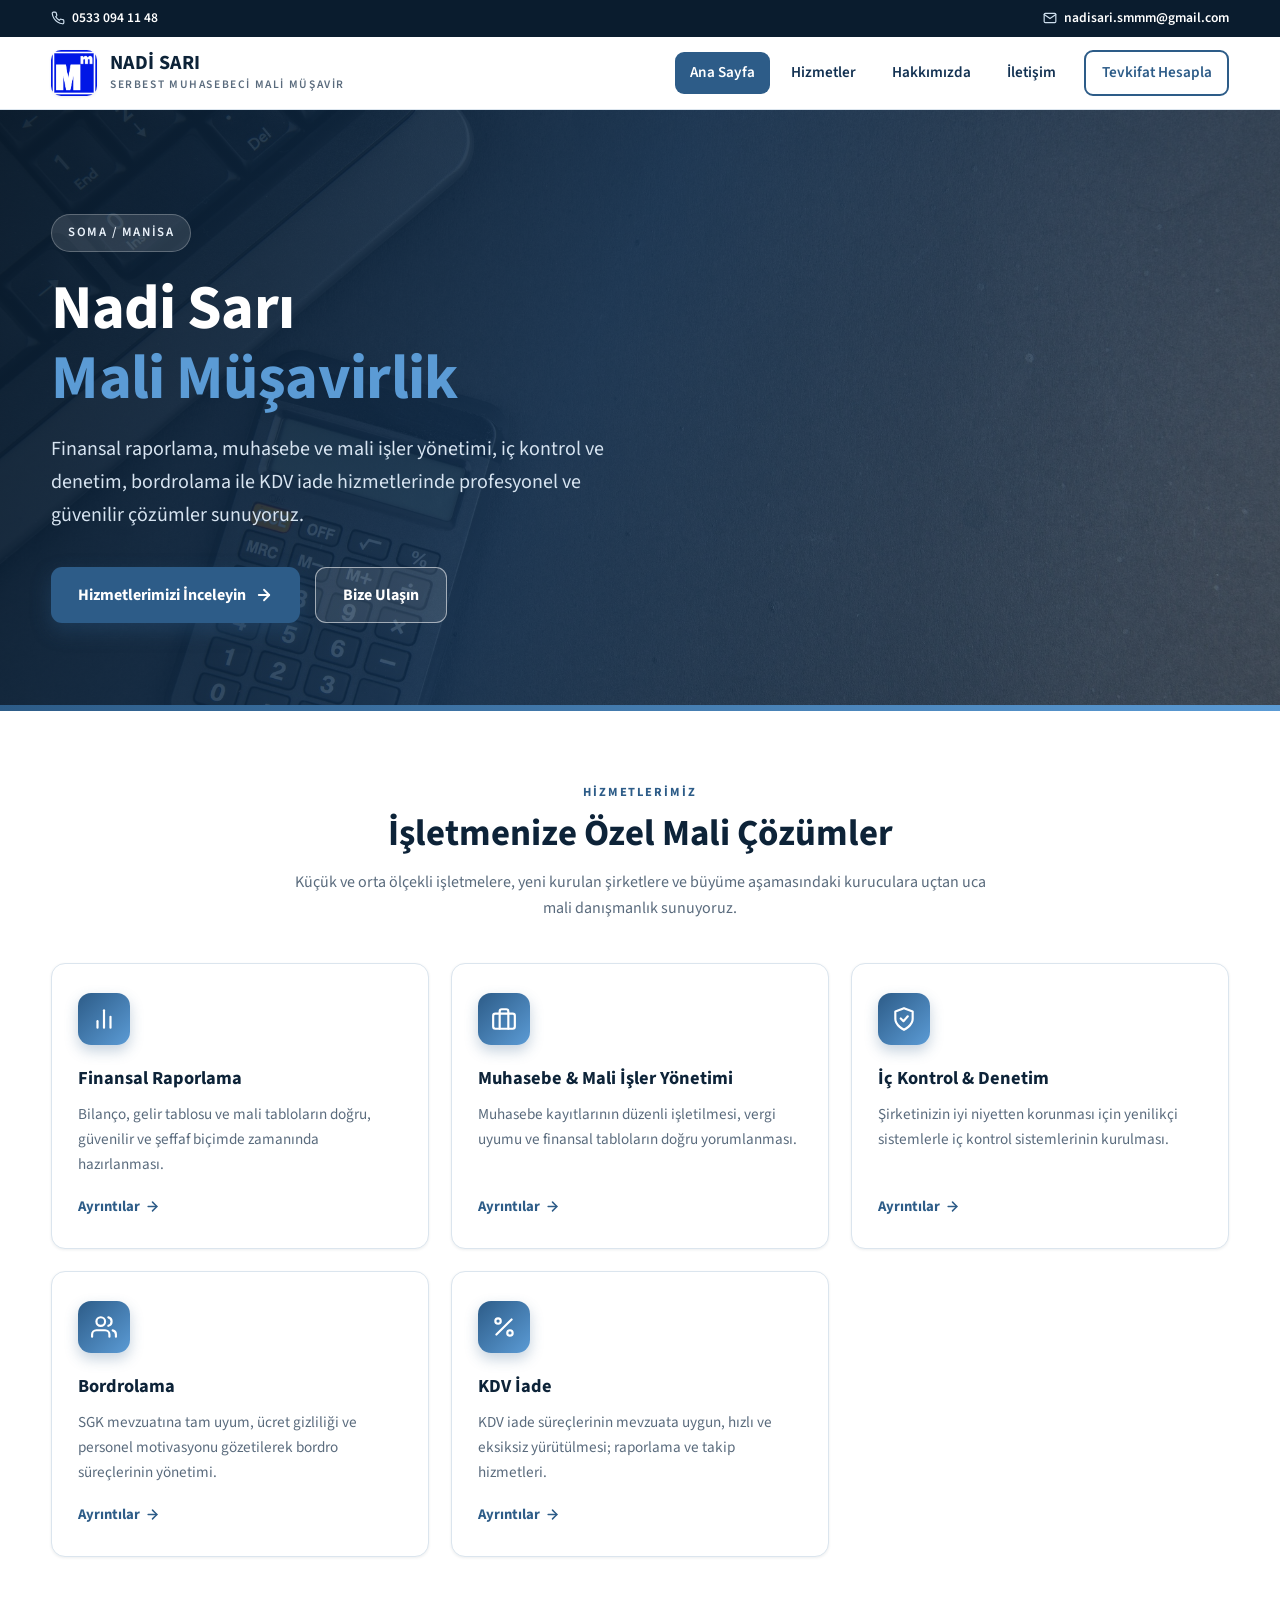
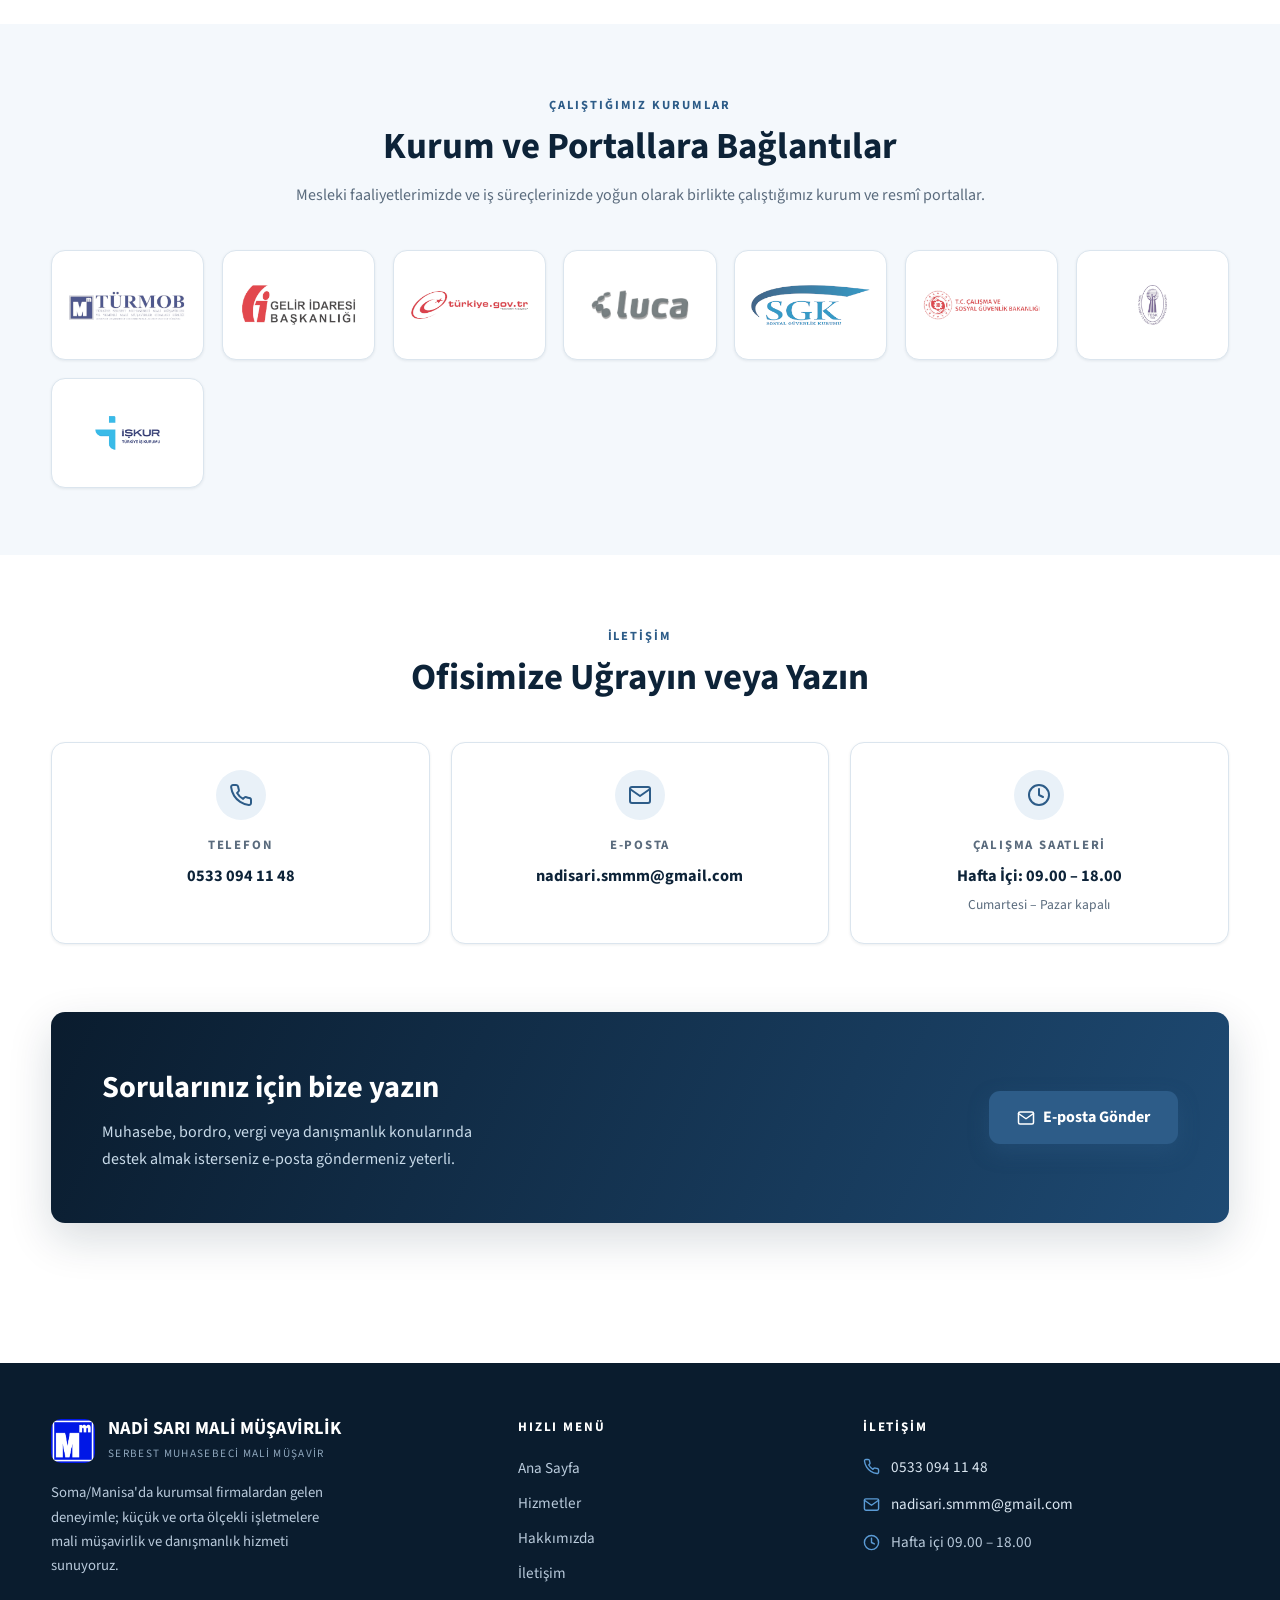
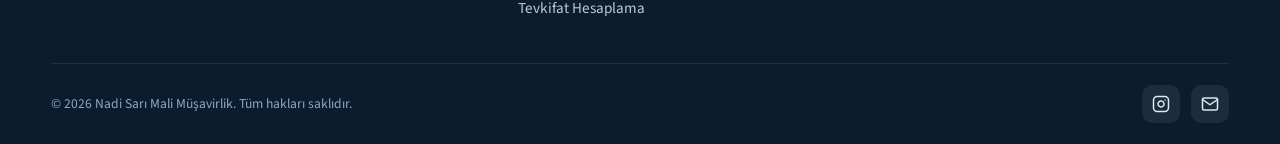
<file: index.html>
<!DOCTYPE html>
<html lang="tr">
<head>
  <meta charset="UTF-8">
  <meta name="viewport" content="width=device-width, initial-scale=1.0">
  <title>Nadi Sarı Mali Müşavirlik — Soma/Manisa | Mali Müşavirlik ve Danışmanlık</title>
  <meta name="description" content="Serbest Muhasebeci Mali Müşavir Nadi Sarı — Soma/Manisa'da finansal raporlama, muhasebe yönetimi, iç kontrol, bordrolama ve KDV iade hizmetleri.">
  <link rel="icon" type="image/jpeg" href="assets/img/logo.jpg">
  <link rel="preconnect" href="https://fonts.googleapis.com">
  <link rel="preconnect" href="https://fonts.gstatic.com" crossorigin>
  <link href="https://fonts.googleapis.com/css2?family=Source+Sans+3:ital,wght@0,400;0,600;0,700;1,400&display=swap" rel="stylesheet">
  <link rel="stylesheet" href="assets/css/style.css">
</head>
<body>

  <!-- Üst şerit -->
  <div class="topbar">
    <div class="container">
      <span>
        <svg viewBox="0 0 24 24" fill="none" stroke="currentColor" stroke-width="2" stroke-linecap="round" stroke-linejoin="round"><path d="M22 16.92v3a2 2 0 0 1-2.18 2 19.79 19.79 0 0 1-8.63-3.07 19.5 19.5 0 0 1-6-6 19.79 19.79 0 0 1-3.07-8.67A2 2 0 0 1 4.11 2h3a2 2 0 0 1 2 1.72 12.84 12.84 0 0 0 .7 2.81 2 2 0 0 1-.45 2.11L8.09 9.91a16 16 0 0 0 6 6l1.27-1.27a2 2 0 0 1 2.11-.45 12.84 12.84 0 0 0 2.81.7A2 2 0 0 1 22 16.92z"/></svg>
        <a href="tel:+905330941148">0533 094 11 48</a>
      </span>
      <span>
        <svg viewBox="0 0 24 24" fill="none" stroke="currentColor" stroke-width="2" stroke-linecap="round" stroke-linejoin="round"><path d="M4 4h16c1.1 0 2 .9 2 2v12c0 1.1-.9 2-2 2H4c-1.1 0-2-.9-2-2V6c0-1.1.9-2 2-2z"/><polyline points="22,6 12,13 2,6"/></svg>
        <a href="mailto:nadisari.smmm@gmail.com">nadisari.smmm@gmail.com</a>
      </span>
    </div>
  </div>

  <!-- Header -->
  <header class="site-header">
    <div class="container header-inner">
      <a class="brand" href="index.html">
        <img src="assets/img/logo.jpg" alt="Nadi Sarı Mali Müşavirlik logosu" width="46" height="46">
        <span class="brand-text">
          <strong>NADİ SARI</strong>
          <small>Serbest Muhasebeci Mali Müşavir</small>
        </span>
      </a>
      <nav class="main-nav" aria-label="Ana menü">
        <ul>
          <li><a href="index.html" class="active">Ana Sayfa</a></li>
          <li><a href="hizmetler.html">Hizmetler</a></li>
          <li><a href="hakkimizda.html">Hakkımızda</a></li>
          <li><a href="iletisim.html">İletişim</a></li>
          <li><a href="tevkifat-hesaplama.html" class="nav-cta">Tevkifat Hesapla</a></li>
        </ul>
      </nav>
      <button class="nav-toggle" aria-expanded="false" aria-label="Menüyü aç/kapat">
        <svg viewBox="0 0 24 24" fill="none" stroke-width="2.4" stroke-linecap="round"><line x1="3" y1="6" x2="21" y2="6"/><line x1="3" y1="12" x2="21" y2="12"/><line x1="3" y1="18" x2="21" y2="18"/></svg>
      </button>
    </div>
  </header>

  <!-- Hero -->
  <section class="hero">
    <div class="container">
      <span class="hero-eyebrow">Soma / Manisa</span>
      <h1>Nadi Sarı<br><span>Mali Müşavirlik</span></h1>
      <p class="lead">
        Finansal raporlama, muhasebe ve mali işler yönetimi, iç kontrol ve denetim,
        bordrolama ile KDV iade hizmetlerinde profesyonel ve güvenilir çözümler sunuyoruz.
      </p>
      <div class="hero-actions">
        <a class="btn btn-primary" href="hizmetler.html">
          Hizmetlerimizi İnceleyin
          <svg viewBox="0 0 24 24" fill="none" stroke="currentColor" stroke-width="2.4" stroke-linecap="round" stroke-linejoin="round"><line x1="5" y1="12" x2="19" y2="12"/><polyline points="12 5 19 12 12 19"/></svg>
        </a>
        <a class="btn btn-ghost" href="iletisim.html">Bize Ulaşın</a>
      </div>
    </div>
  </section>

  <!-- Hizmetler özet -->
  <section class="section">
    <div class="container">
      <div class="section-head center reveal">
        <span class="kicker">Hizmetlerimiz</span>
        <h2>İşletmenize Özel Mali Çözümler</h2>
        <p>Küçük ve orta ölçekli işletmelere, yeni kurulan şirketlere ve büyüme aşamasındaki kuruculara uçtan uca mali danışmanlık sunuyoruz.</p>
      </div>
      <div class="cards">
        <article class="card reveal">
          <div class="icon"><svg viewBox="0 0 24 24" fill="none" stroke-width="2" stroke-linecap="round" stroke-linejoin="round"><line x1="18" y1="20" x2="18" y2="10"/><line x1="12" y1="20" x2="12" y2="4"/><line x1="6" y1="20" x2="6" y2="14"/></svg></div>
          <h3>Finansal Raporlama</h3>
          <p>Bilanço, gelir tablosu ve mali tabloların doğru, güvenilir ve şeffaf biçimde zamanında hazırlanması.</p>
          <a class="more" href="hizmetler.html">Ayrıntılar <svg viewBox="0 0 24 24" fill="none" stroke="currentColor" stroke-width="2.4" stroke-linecap="round" stroke-linejoin="round"><line x1="5" y1="12" x2="19" y2="12"/><polyline points="12 5 19 12 12 19"/></svg></a>
        </article>
        <article class="card reveal">
          <div class="icon"><svg viewBox="0 0 24 24" fill="none" stroke-width="2" stroke-linecap="round" stroke-linejoin="round"><rect x="2" y="7" width="20" height="14" rx="2"/><path d="M16 21V5a2 2 0 0 0-2-2h-4a2 2 0 0 0-2 2v16"/></svg></div>
          <h3>Muhasebe &amp; Mali İşler Yönetimi</h3>
          <p>Muhasebe kayıtlarının düzenli işletilmesi, vergi uyumu ve finansal tabloların doğru yorumlanması.</p>
          <a class="more" href="hizmetler.html">Ayrıntılar <svg viewBox="0 0 24 24" fill="none" stroke="currentColor" stroke-width="2.4" stroke-linecap="round" stroke-linejoin="round"><line x1="5" y1="12" x2="19" y2="12"/><polyline points="12 5 19 12 12 19"/></svg></a>
        </article>
        <article class="card reveal">
          <div class="icon"><svg viewBox="0 0 24 24" fill="none" stroke-width="2" stroke-linecap="round" stroke-linejoin="round"><path d="M12 22s8-4 8-10V5l-8-3-8 3v7c0 6 8 10 8 10z"/><polyline points="9 11.5 11.5 14 15.5 9.5"/></svg></div>
          <h3>İç Kontrol &amp; Denetim</h3>
          <p>Şirketinizin iyi niyetten korunması için yenilikçi sistemlerle iç kontrol sistemlerinin kurulması.</p>
          <a class="more" href="hizmetler.html">Ayrıntılar <svg viewBox="0 0 24 24" fill="none" stroke="currentColor" stroke-width="2.4" stroke-linecap="round" stroke-linejoin="round"><line x1="5" y1="12" x2="19" y2="12"/><polyline points="12 5 19 12 12 19"/></svg></a>
        </article>
        <article class="card reveal">
          <div class="icon"><svg viewBox="0 0 24 24" fill="none" stroke-width="2" stroke-linecap="round" stroke-linejoin="round"><path d="M17 21v-2a4 4 0 0 0-4-4H5a4 4 0 0 0-4 4v2"/><circle cx="9" cy="7" r="4"/><path d="M23 21v-2a4 4 0 0 0-3-3.87"/><path d="M16 3.13a4 4 0 0 1 0 7.75"/></svg></div>
          <h3>Bordrolama</h3>
          <p>SGK mevzuatına tam uyum, ücret gizliliği ve personel motivasyonu gözetilerek bordro süreçlerinin yönetimi.</p>
          <a class="more" href="hizmetler.html">Ayrıntılar <svg viewBox="0 0 24 24" fill="none" stroke="currentColor" stroke-width="2.4" stroke-linecap="round" stroke-linejoin="round"><line x1="5" y1="12" x2="19" y2="12"/><polyline points="12 5 19 12 12 19"/></svg></a>
        </article>
        <article class="card reveal">
          <div class="icon"><svg viewBox="0 0 24 24" fill="none" stroke-width="2" stroke-linecap="round" stroke-linejoin="round"><line x1="19" y1="5" x2="5" y2="19"/><circle cx="6.5" cy="6.5" r="2.5"/><circle cx="17.5" cy="17.5" r="2.5"/></svg></div>
          <h3>KDV İade</h3>
          <p>KDV iade süreçlerinin mevzuata uygun, hızlı ve eksiksiz yürütülmesi; raporlama ve takip hizmetleri.</p>
          <a class="more" href="hizmetler.html">Ayrıntılar <svg viewBox="0 0 24 24" fill="none" stroke="currentColor" stroke-width="2.4" stroke-linecap="round" stroke-linejoin="round"><line x1="5" y1="12" x2="19" y2="12"/><polyline points="12 5 19 12 12 19"/></svg></a>
        </article>
      </div>
    </div>
  </section>

  <!-- Kurum logoları -->
  <section class="section alt">
    <div class="container">
      <div class="section-head center reveal">
        <span class="kicker">Çalıştığımız Kurumlar</span>
        <h2>Kurum ve Portallara Bağlantılar</h2>
        <p>Mesleki faaliyetlerimizde ve iş süreçlerinizde yoğun olarak birlikte çalıştığımız kurum ve resmî portallar.</p>
      </div>
      <div class="logo-grid reveal">
        <a class="logo-cell" href="http://www.turmob.org.tr/" target="_blank" rel="noopener" title="Türkiye Serbest Muhasebeci Mali Müşavirler ve Yeminli Mali Müşavirler Odaları Birliği"><img src="assets/img/logo-turmob.png" alt="Türmob" loading="lazy" width="216" height="72"></a>
        <a class="logo-cell" href="http://www.gib.gov.tr/" target="_blank" rel="noopener" title="Gelir İdaresi Başkanlığı"><img src="assets/img/logo-gib.png" alt="Gelir İdaresi Başkanlığı" loading="lazy" width="216" height="72"></a>
        <a class="logo-cell" href="https://www.turkiye.gov.tr/" target="_blank" rel="noopener" title="e-Devlet Kapısı"><img src="assets/img/logo-edevlet.png" alt="e-Devlet" loading="lazy" width="216" height="72"></a>
        <a class="logo-cell" href="https://www.luca.com.tr/" target="_blank" rel="noopener" title="Luca"><img src="assets/img/logo-luca.png" alt="Luca" loading="lazy" width="216" height="72"></a>
        <a class="logo-cell" href="http://www.sgk.gov.tr/" target="_blank" rel="noopener" title="Sosyal Güvenlik Kurumu"><img src="assets/img/logo-sgk.png" alt="SGK" loading="lazy" width="216" height="72"></a>
        <a class="logo-cell" href="https://www.csgb.gov.tr/" target="_blank" rel="noopener" title="Çalışma ve Sosyal Güvenlik Bakanlığı"><img src="assets/img/logo-csgb.png" alt="ÇSGB" loading="lazy" width="216" height="72"></a>
        <a class="logo-cell" href="https://www.tesk.org.tr/" target="_blank" rel="noopener" title="Türkiye Esnaf ve Sanatkarları Konfederasyonu"><img src="assets/img/logo-tesk.png" alt="TESK" loading="lazy" width="216" height="72"></a>
        <a class="logo-cell" href="https://www.iskur.gov.tr/" target="_blank" rel="noopener" title="Türkiye İş Kurumu"><img src="assets/img/logo-iskur.png" alt="İŞKUR" loading="lazy" width="216" height="72"></a>
      </div>
    </div>
  </section>

  <!-- İletişim şeridi -->
  <section class="section">
    <div class="container">
      <div class="section-head center reveal">
        <span class="kicker">İletişim</span>
        <h2>Ofisimize Uğrayın veya Yazın</h2>
      </div>
      <div class="info-grid">
        <div class="info-card reveal">
          <div class="icon"><svg viewBox="0 0 24 24" fill="none" stroke-width="2" stroke-linecap="round" stroke-linejoin="round"><path d="M22 16.92v3a2 2 0 0 1-2.18 2 19.79 19.79 0 0 1-8.63-3.07 19.5 19.5 0 0 1-6-6 19.79 19.79 0 0 1-3.07-8.67A2 2 0 0 1 4.11 2h3a2 2 0 0 1 2 1.72 12.84 12.84 0 0 0 .7 2.81 2 2 0 0 1-.45 2.11L8.09 9.91a16 16 0 0 0 6 6l1.27-1.27a2 2 0 0 1 2.11-.45 12.84 12.84 0 0 0 2.81.7A2 2 0 0 1 22 16.92z"/></svg></div>
          <h3>Telefon</h3>
          <a class="big" href="tel:+905330941148">0533 094 11 48</a>
        </div>
        <div class="info-card reveal">
          <div class="icon"><svg viewBox="0 0 24 24" fill="none" stroke-width="2" stroke-linecap="round" stroke-linejoin="round"><path d="M4 4h16c1.1 0 2 .9 2 2v12c0 1.1-.9 2-2 2H4c-1.1 0-2-.9-2-2V6c0-1.1.9-2 2-2z"/><polyline points="22,6 12,13 2,6"/></svg></div>
          <h3>E-posta</h3>
          <a class="big" href="mailto:nadisari.smmm@gmail.com">nadisari.smmm@gmail.com</a>
        </div>
        <div class="info-card reveal">
          <div class="icon"><svg viewBox="0 0 24 24" fill="none" stroke-width="2" stroke-linecap="round" stroke-linejoin="round"><circle cx="12" cy="12" r="10"/><polyline points="12 6 12 12 16 14"/></svg></div>
          <h3>Çalışma Saatleri</h3>
          <p>Hafta İçi: 09.00 – 18.00<small>Cumartesi – Pazar kapalı</small></p>
        </div>
      </div>
    </div>
  </section>

  <!-- CTA -->
  <section class="section" style="padding-top:0">
    <div class="container">
      <div class="cta-band reveal">
        <div>
          <h2>Sorularınız için bize yazın</h2>
          <p>Muhasebe, bordro, vergi veya danışmanlık konularında destek almak isterseniz e-posta göndermeniz yeterli.</p>
        </div>
        <a class="btn btn-primary" href="mailto:nadisari.smmm@gmail.com">
          <svg viewBox="0 0 24 24" fill="none" stroke="currentColor" stroke-width="2" stroke-linecap="round" stroke-linejoin="round"><path d="M4 4h16c1.1 0 2 .9 2 2v12c0 1.1-.9 2-2 2H4c-1.1 0-2-.9-2-2V6c0-1.1.9-2 2-2z"/><polyline points="22,6 12,13 2,6"/></svg>
          E-posta Gönder
        </a>
      </div>
    </div>
  </section>

  <!-- Footer -->
  <footer class="site-footer">
    <div class="container footer-main">
      <div>
        <div class="footer-brand">
          <img src="assets/img/logo.jpg" alt="Nadi Sarı Mali Müşavirlik logosu" width="44" height="44">
          <span><strong>NADİ SARI MALİ MÜŞAVİRLİK</strong><small>Serbest Muhasebeci Mali Müşavir</small></span>
        </div>
        <p>Soma/Manisa'da kurumsal firmalardan gelen deneyimle; küçük ve orta ölçekli işletmelere mali müşavirlik ve danışmanlık hizmeti sunuyoruz.</p>
      </div>
      <div>
        <h4>Hızlı Menü</h4>
        <ul class="footer-links">
          <li><a href="index.html">Ana Sayfa</a></li>
          <li><a href="hizmetler.html">Hizmetler</a></li>
          <li><a href="hakkimizda.html">Hakkımızda</a></li>
          <li><a href="iletisim.html">İletişim</a></li>
          <li><a href="tevkifat-hesaplama.html">Tevkifat Hesaplama</a></li>
        </ul>
      </div>
      <div>
        <h4>İletişim</h4>
        <ul class="footer-contact">
          <li><svg viewBox="0 0 24 24" fill="none" stroke-width="2" stroke-linecap="round" stroke-linejoin="round"><path d="M22 16.92v3a2 2 0 0 1-2.18 2 19.79 19.79 0 0 1-8.63-3.07 19.5 19.5 0 0 1-6-6 19.79 19.79 0 0 1-3.07-8.67A2 2 0 0 1 4.11 2h3a2 2 0 0 1 2 1.72 12.84 12.84 0 0 0 .7 2.81 2 2 0 0 1-.45 2.11L8.09 9.91a16 16 0 0 0 6 6l1.27-1.27a2 2 0 0 1 2.11-.45 12.84 12.84 0 0 0 2.81.7A2 2 0 0 1 22 16.92z"/></svg><a href="tel:+905330941148">0533 094 11 48</a></li>
          <li><svg viewBox="0 0 24 24" fill="none" stroke-width="2" stroke-linecap="round" stroke-linejoin="round"><path d="M4 4h16c1.1 0 2 .9 2 2v12c0 1.1-.9 2-2 2H4c-1.1 0-2-.9-2-2V6c0-1.1.9-2 2-2z"/><polyline points="22,6 12,13 2,6"/></svg><a href="mailto:nadisari.smmm@gmail.com">nadisari.smmm@gmail.com</a></li>
          <li><svg viewBox="0 0 24 24" fill="none" stroke-width="2" stroke-linecap="round" stroke-linejoin="round"><circle cx="12" cy="12" r="10"/><polyline points="12 6 12 12 16 14"/></svg><span>Hafta içi 09.00 – 18.00</span></li>
        </ul>
      </div>
    </div>
    <div class="container footer-bottom">
      <span>© 2026 Nadi Sarı Mali Müşavirlik. Tüm hakları saklıdır.</span>
      <div class="footer-social">
        <a href="https://www.instagram.com/nadisari.smmm/" target="_blank" rel="noopener" aria-label="Instagram" title="Instagram">
          <svg viewBox="0 0 24 24" fill="none" stroke-width="2" stroke-linecap="round" stroke-linejoin="round"><rect x="2" y="2" width="20" height="20" rx="5" ry="5"/><path d="M16 11.37A4 4 0 1 1 12.63 8 4 4 0 0 1 16 11.37z"/><line x1="17.5" y1="6.5" x2="17.51" y2="6.5"/></svg>
        </a>
        <a href="mailto:nadisari.smmm@gmail.com" aria-label="E-posta" title="E-posta">
          <svg viewBox="0 0 24 24" fill="none" stroke-width="2" stroke-linecap="round" stroke-linejoin="round"><path d="M4 4h16c1.1 0 2 .9 2 2v12c0 1.1-.9 2-2 2H4c-1.1 0-2-.9-2-2V6c0-1.1.9-2 2-2z"/><polyline points="22,6 12,13 2,6"/></svg>
        </a>
      </div>
    </div>
  </footer>

  <script src="assets/js/main.js"></script>
</body>
</html>
</file>
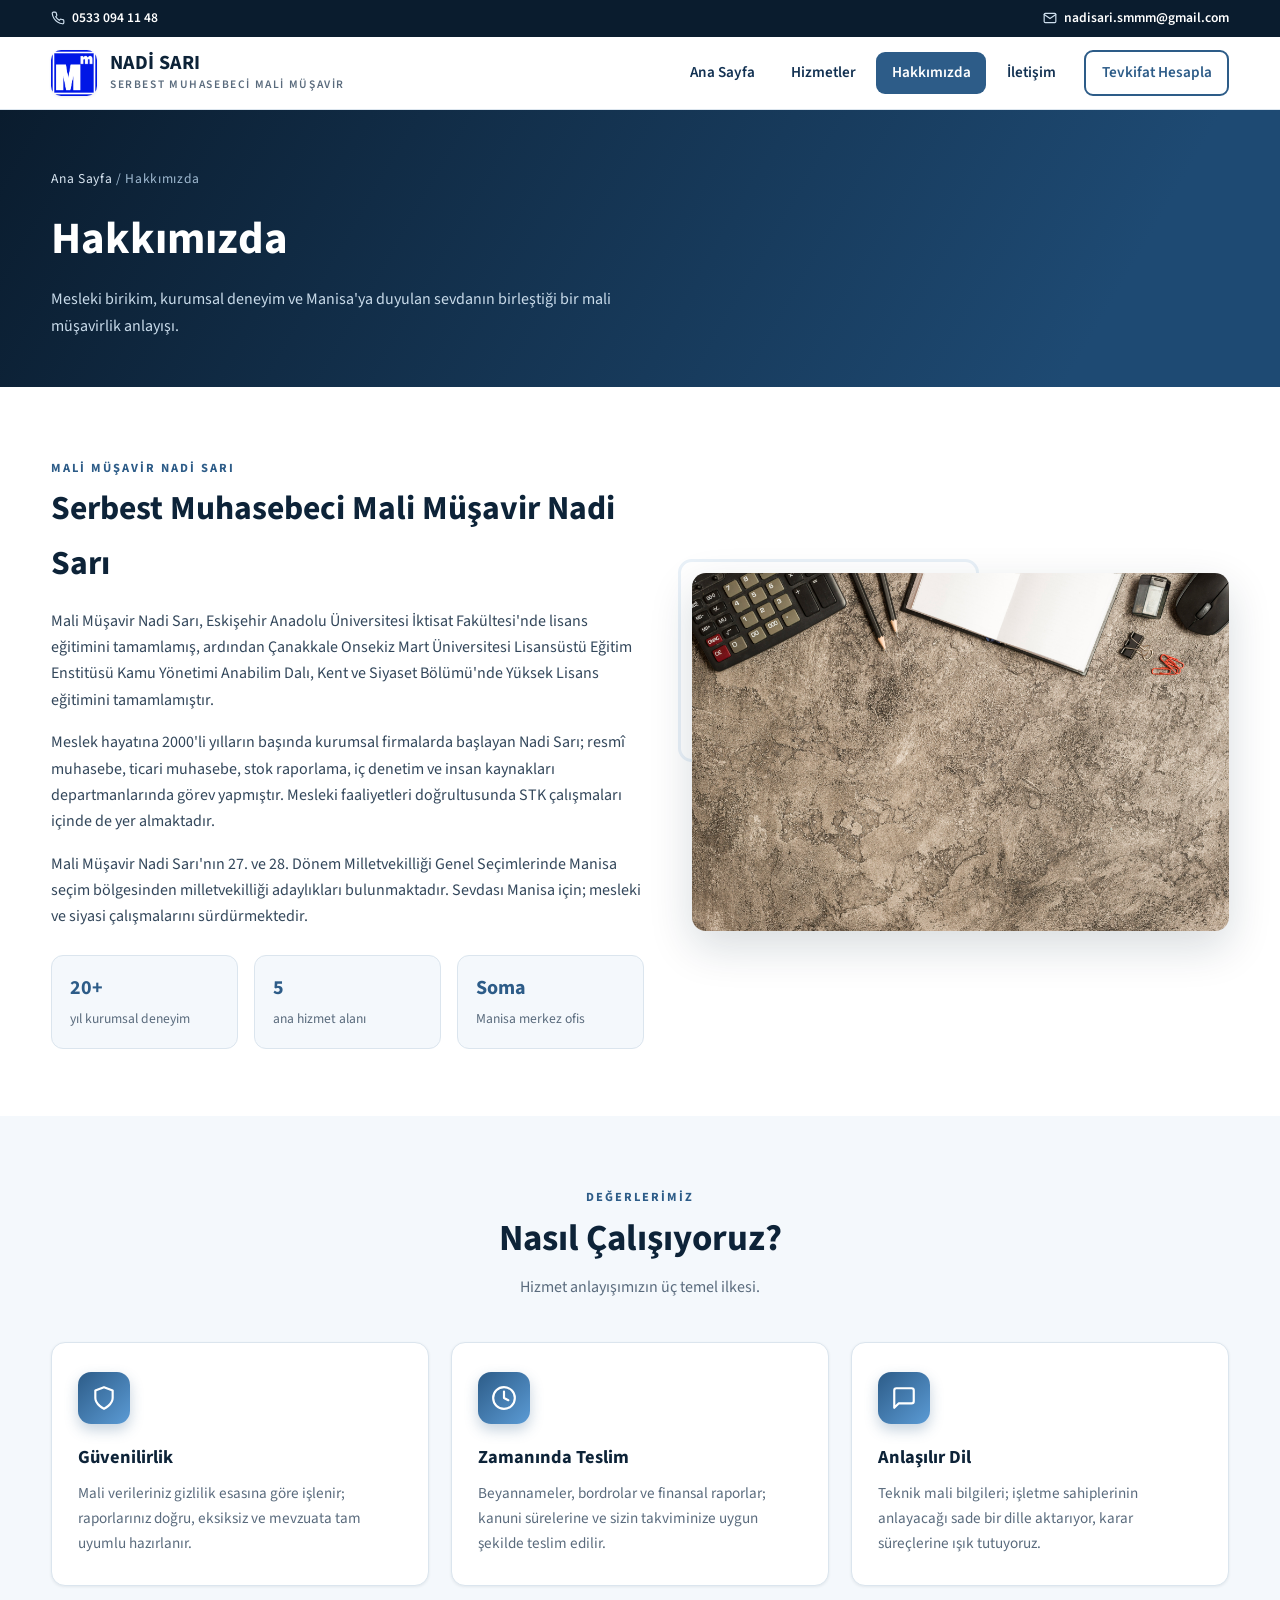
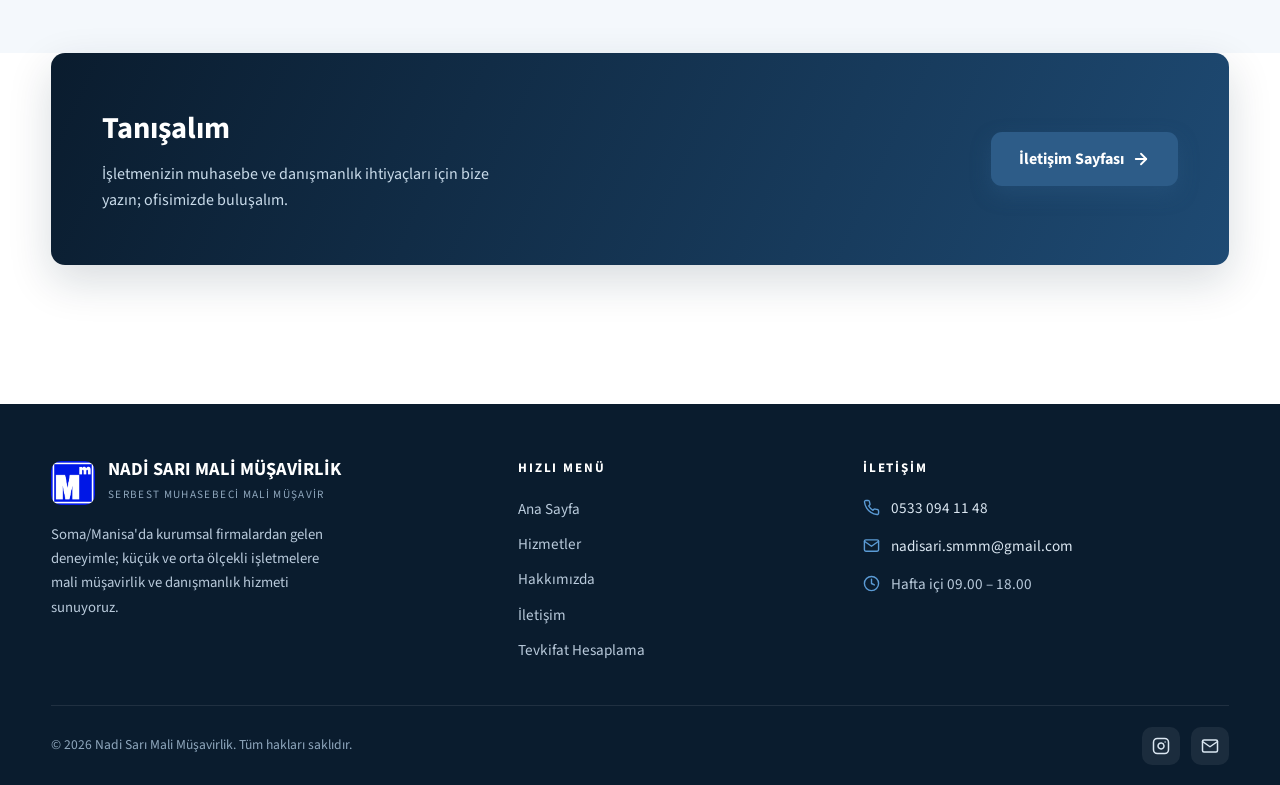
<file: hakkimizda.html>
<!DOCTYPE html>
<html lang="tr">
<head>
  <meta charset="UTF-8">
  <meta name="viewport" content="width=device-width, initial-scale=1.0">
  <title>Hakkımızda — Nadi Sarı Mali Müşavirlik | Soma/Manisa</title>
  <meta name="description" content="Serbest Muhasebeci Mali Müşavir Nadi Sarı'nın mesleki yaşamı, eğitimi ve deneyimi.">
  <link rel="icon" type="image/jpeg" href="assets/img/logo.jpg">
  <link rel="preconnect" href="https://fonts.googleapis.com">
  <link rel="preconnect" href="https://fonts.gstatic.com" crossorigin>
  <link href="https://fonts.googleapis.com/css2?family=Source+Sans+3:ital,wght@0,400;0,600;0,700;1,400&display=swap" rel="stylesheet">
  <link rel="stylesheet" href="assets/css/style.css">
</head>
<body>

  <div class="topbar">
    <div class="container">
      <span>
        <svg viewBox="0 0 24 24" fill="none" stroke="currentColor" stroke-width="2" stroke-linecap="round" stroke-linejoin="round"><path d="M22 16.92v3a2 2 0 0 1-2.18 2 19.79 19.79 0 0 1-8.63-3.07 19.5 19.5 0 0 1-6-6 19.79 19.79 0 0 1-3.07-8.67A2 2 0 0 1 4.11 2h3a2 2 0 0 1 2 1.72 12.84 12.84 0 0 0 .7 2.81 2 2 0 0 1-.45 2.11L8.09 9.91a16 16 0 0 0 6 6l1.27-1.27a2 2 0 0 1 2.11-.45 12.84 12.84 0 0 0 2.81.7A2 2 0 0 1 22 16.92z"/></svg>
        <a href="tel:+905330941148">0533 094 11 48</a>
      </span>
      <span>
        <svg viewBox="0 0 24 24" fill="none" stroke="currentColor" stroke-width="2" stroke-linecap="round" stroke-linejoin="round"><path d="M4 4h16c1.1 0 2 .9 2 2v12c0 1.1-.9 2-2 2H4c-1.1 0-2-.9-2-2V6c0-1.1.9-2 2-2z"/><polyline points="22,6 12,13 2,6"/></svg>
        <a href="mailto:nadisari.smmm@gmail.com">nadisari.smmm@gmail.com</a>
      </span>
    </div>
  </div>

  <header class="site-header">
    <div class="container header-inner">
      <a class="brand" href="index.html">
        <img src="assets/img/logo.jpg" alt="Nadi Sarı Mali Müşavirlik logosu" width="46" height="46">
        <span class="brand-text">
          <strong>NADİ SARI</strong>
          <small>Serbest Muhasebeci Mali Müşavir</small>
        </span>
      </a>
      <nav class="main-nav" aria-label="Ana menü">
        <ul>
          <li><a href="index.html">Ana Sayfa</a></li>
          <li><a href="hizmetler.html">Hizmetler</a></li>
          <li><a href="hakkimizda.html" class="active">Hakkımızda</a></li>
          <li><a href="iletisim.html">İletişim</a></li>
          <li><a href="tevkifat-hesaplama.html" class="nav-cta">Tevkifat Hesapla</a></li>
        </ul>
      </nav>
      <button class="nav-toggle" aria-expanded="false" aria-label="Menüyü aç/kapat">
        <svg viewBox="0 0 24 24" fill="none" stroke-width="2.4" stroke-linecap="round"><line x1="3" y1="6" x2="21" y2="6"/><line x1="3" y1="12" x2="21" y2="12"/><line x1="3" y1="18" x2="21" y2="18"/></svg>
      </button>
    </div>
  </header>

  <section class="page-hero">
    <div class="container">
      <nav class="breadcrumb" aria-label="Konum"><a href="index.html">Ana Sayfa</a> / Hakkımızda</nav>
      <h1>Hakkımızda</h1>
      <p>Mesleki birikim, kurumsal deneyim ve Manisa'ya duyulan sevdanın birleştiği bir mali müşavirlik anlayışı.</p>
    </div>
  </section>

  <section class="section">
    <div class="container about-wrap">
      <div class="about-copy reveal">
        <span class="kicker" style="color:var(--blue-600);font-size:.78rem;font-weight:700;letter-spacing:.16em;text-transform:uppercase">Mali Müşavir Nadi Sarı</span>
        <h2>Serbest Muhasebeci Mali Müşavir Nadi Sarı</h2>
        <p>
          Mali Müşavir Nadi Sarı, Eskişehir Anadolu Üniversitesi İktisat Fakültesi'nde lisans eğitimini
          tamamlamış, ardından Çanakkale Onsekiz Mart Üniversitesi Lisansüstü Eğitim Enstitüsü Kamu
          Yönetimi Anabilim Dalı, Kent ve Siyaset Bölümü'nde Yüksek Lisans eğitimini tamamlamıştır.
        </p>
        <p>
          Meslek hayatına 2000'li yılların başında kurumsal firmalarda başlayan Nadi Sarı; resmî muhasebe,
          ticari muhasebe, stok raporlama, iç denetim ve insan kaynakları departmanlarında görev yapmıştır.
          Mesleki faaliyetleri doğrultusunda STK çalışmaları içinde de yer almaktadır.
        </p>
        <p>
          Mali Müşavir Nadi Sarı'nın 27. ve 28. Dönem Milletvekilliği Genel Seçimlerinde Manisa seçim
          bölgesinden milletvekilliği adaylıkları bulunmaktadır. Sevdası Manisa için; mesleki ve siyasi
          çalışmalarını sürdürmektedir.
        </p>
        <div class="about-facts">
          <div class="fact">
            <strong>20+</strong>
            <span>yıl kurumsal deneyim</span>
          </div>
          <div class="fact">
            <strong>5</strong>
            <span>ana hizmet alanı</span>
          </div>
          <div class="fact">
            <strong>Soma</strong>
            <span>Manisa merkez ofis</span>
          </div>
        </div>
      </div>
      <div class="about-media reveal">
        <img src="assets/img/kapak-notepad.jpg" alt="Ofis ortamı — hesap makinesi ve defter" loading="lazy">
      </div>
    </div>
  </section>

  <section class="section alt">
    <div class="container">
      <div class="section-head center reveal">
        <span class="kicker">Değerlerimiz</span>
        <h2>Nasıl Çalışıyoruz?</h2>
        <p>Hizmet anlayışımızın üç temel ilkesi.</p>
      </div>
      <div class="cards">
        <article class="card reveal">
          <div class="icon"><svg viewBox="0 0 24 24" fill="none" stroke-width="2" stroke-linecap="round" stroke-linejoin="round"><path d="M12 22s8-4 8-10V5l-8-3-8 3v7c0 6 8 10 8 10z"/></svg></div>
          <h3>Güvenilirlik</h3>
          <p>Mali verileriniz gizlilik esasına göre işlenir; raporlarınız doğru, eksiksiz ve mevzuata tam uyumlu hazırlanır.</p>
        </article>
        <article class="card reveal">
          <div class="icon"><svg viewBox="0 0 24 24" fill="none" stroke-width="2" stroke-linecap="round" stroke-linejoin="round"><circle cx="12" cy="12" r="10"/><polyline points="12 6 12 12 16 14"/></svg></div>
          <h3>Zamanında Teslim</h3>
          <p>Beyannameler, bordrolar ve finansal raporlar; kanuni sürelerine ve sizin takviminize uygun şekilde teslim edilir.</p>
        </article>
        <article class="card reveal">
          <div class="icon"><svg viewBox="0 0 24 24" fill="none" stroke-width="2" stroke-linecap="round" stroke-linejoin="round"><path d="M21 15a2 2 0 0 1-2 2H7l-4 4V5a2 2 0 0 1 2-2h14a2 2 0 0 1 2 2z"/></svg></div>
          <h3>Anlaşılır Dil</h3>
          <p>Teknik mali bilgileri; işletme sahiplerinin anlayacağı sade bir dille aktarıyor, karar süreçlerine ışık tutuyoruz.</p>
        </article>
      </div>
    </div>
  </section>

  <section class="section" style="padding-top:0">
    <div class="container">
      <div class="cta-band reveal">
        <div>
          <h2>Tanışalım</h2>
          <p>İşletmenizin muhasebe ve danışmanlık ihtiyaçları için bize yazın; ofisimizde buluşalım.</p>
        </div>
        <a class="btn btn-primary" href="iletisim.html">
          İletişim Sayfası
          <svg viewBox="0 0 24 24" fill="none" stroke="currentColor" stroke-width="2.4" stroke-linecap="round" stroke-linejoin="round"><line x1="5" y1="12" x2="19" y2="12"/><polyline points="12 5 19 12 12 19"/></svg>
        </a>
      </div>
    </div>
  </section>

  <footer class="site-footer">
    <div class="container footer-main">
      <div>
        <div class="footer-brand">
          <img src="assets/img/logo.jpg" alt="Nadi Sarı Mali Müşavirlik logosu" width="44" height="44">
          <span><strong>NADİ SARI MALİ MÜŞAVİRLİK</strong><small>Serbest Muhasebeci Mali Müşavir</small></span>
        </div>
        <p>Soma/Manisa'da kurumsal firmalardan gelen deneyimle; küçük ve orta ölçekli işletmelere mali müşavirlik ve danışmanlık hizmeti sunuyoruz.</p>
      </div>
      <div>
        <h4>Hızlı Menü</h4>
        <ul class="footer-links">
          <li><a href="index.html">Ana Sayfa</a></li>
          <li><a href="hizmetler.html">Hizmetler</a></li>
          <li><a href="hakkimizda.html">Hakkımızda</a></li>
          <li><a href="iletisim.html">İletişim</a></li>
          <li><a href="tevkifat-hesaplama.html">Tevkifat Hesaplama</a></li>
        </ul>
      </div>
      <div>
        <h4>İletişim</h4>
        <ul class="footer-contact">
          <li><svg viewBox="0 0 24 24" fill="none" stroke-width="2" stroke-linecap="round" stroke-linejoin="round"><path d="M22 16.92v3a2 2 0 0 1-2.18 2 19.79 19.79 0 0 1-8.63-3.07 19.5 19.5 0 0 1-6-6 19.79 19.79 0 0 1-3.07-8.67A2 2 0 0 1 4.11 2h3a2 2 0 0 1 2 1.72 12.84 12.84 0 0 0 .7 2.81 2 2 0 0 1-.45 2.11L8.09 9.91a16 16 0 0 0 6 6l1.27-1.27a2 2 0 0 1 2.11-.45 12.84 12.84 0 0 0 2.81.7A2 2 0 0 1 22 16.92z"/></svg><a href="tel:+905330941148">0533 094 11 48</a></li>
          <li><svg viewBox="0 0 24 24" fill="none" stroke-width="2" stroke-linecap="round" stroke-linejoin="round"><path d="M4 4h16c1.1 0 2 .9 2 2v12c0 1.1-.9 2-2 2H4c-1.1 0-2-.9-2-2V6c0-1.1.9-2 2-2z"/><polyline points="22,6 12,13 2,6"/></svg><a href="mailto:nadisari.smmm@gmail.com">nadisari.smmm@gmail.com</a></li>
          <li><svg viewBox="0 0 24 24" fill="none" stroke-width="2" stroke-linecap="round" stroke-linejoin="round"><circle cx="12" cy="12" r="10"/><polyline points="12 6 12 12 16 14"/></svg><span>Hafta içi 09.00 – 18.00</span></li>
        </ul>
      </div>
    </div>
    <div class="container footer-bottom">
      <span>© 2026 Nadi Sarı Mali Müşavirlik. Tüm hakları saklıdır.</span>
      <div class="footer-social">
        <a href="https://www.instagram.com/nadisari.smmm/" target="_blank" rel="noopener" aria-label="Instagram" title="Instagram">
          <svg viewBox="0 0 24 24" fill="none" stroke-width="2" stroke-linecap="round" stroke-linejoin="round"><rect x="2" y="2" width="20" height="20" rx="5" ry="5"/><path d="M16 11.37A4 4 0 1 1 12.63 8 4 4 0 0 1 16 11.37z"/><line x1="17.5" y1="6.5" x2="17.51" y2="6.5"/></svg>
        </a>
        <a href="mailto:nadisari.smmm@gmail.com" aria-label="E-posta" title="E-posta">
          <svg viewBox="0 0 24 24" fill="none" stroke-width="2" stroke-linecap="round" stroke-linejoin="round"><path d="M4 4h16c1.1 0 2 .9 2 2v12c0 1.1-.9 2-2 2H4c-1.1 0-2-.9-2-2V6c0-1.1.9-2 2-2z"/><polyline points="22,6 12,13 2,6"/></svg>
        </a>
      </div>
    </div>
  </footer>

  <script src="assets/js/main.js"></script>
</body>
</html>
</file>
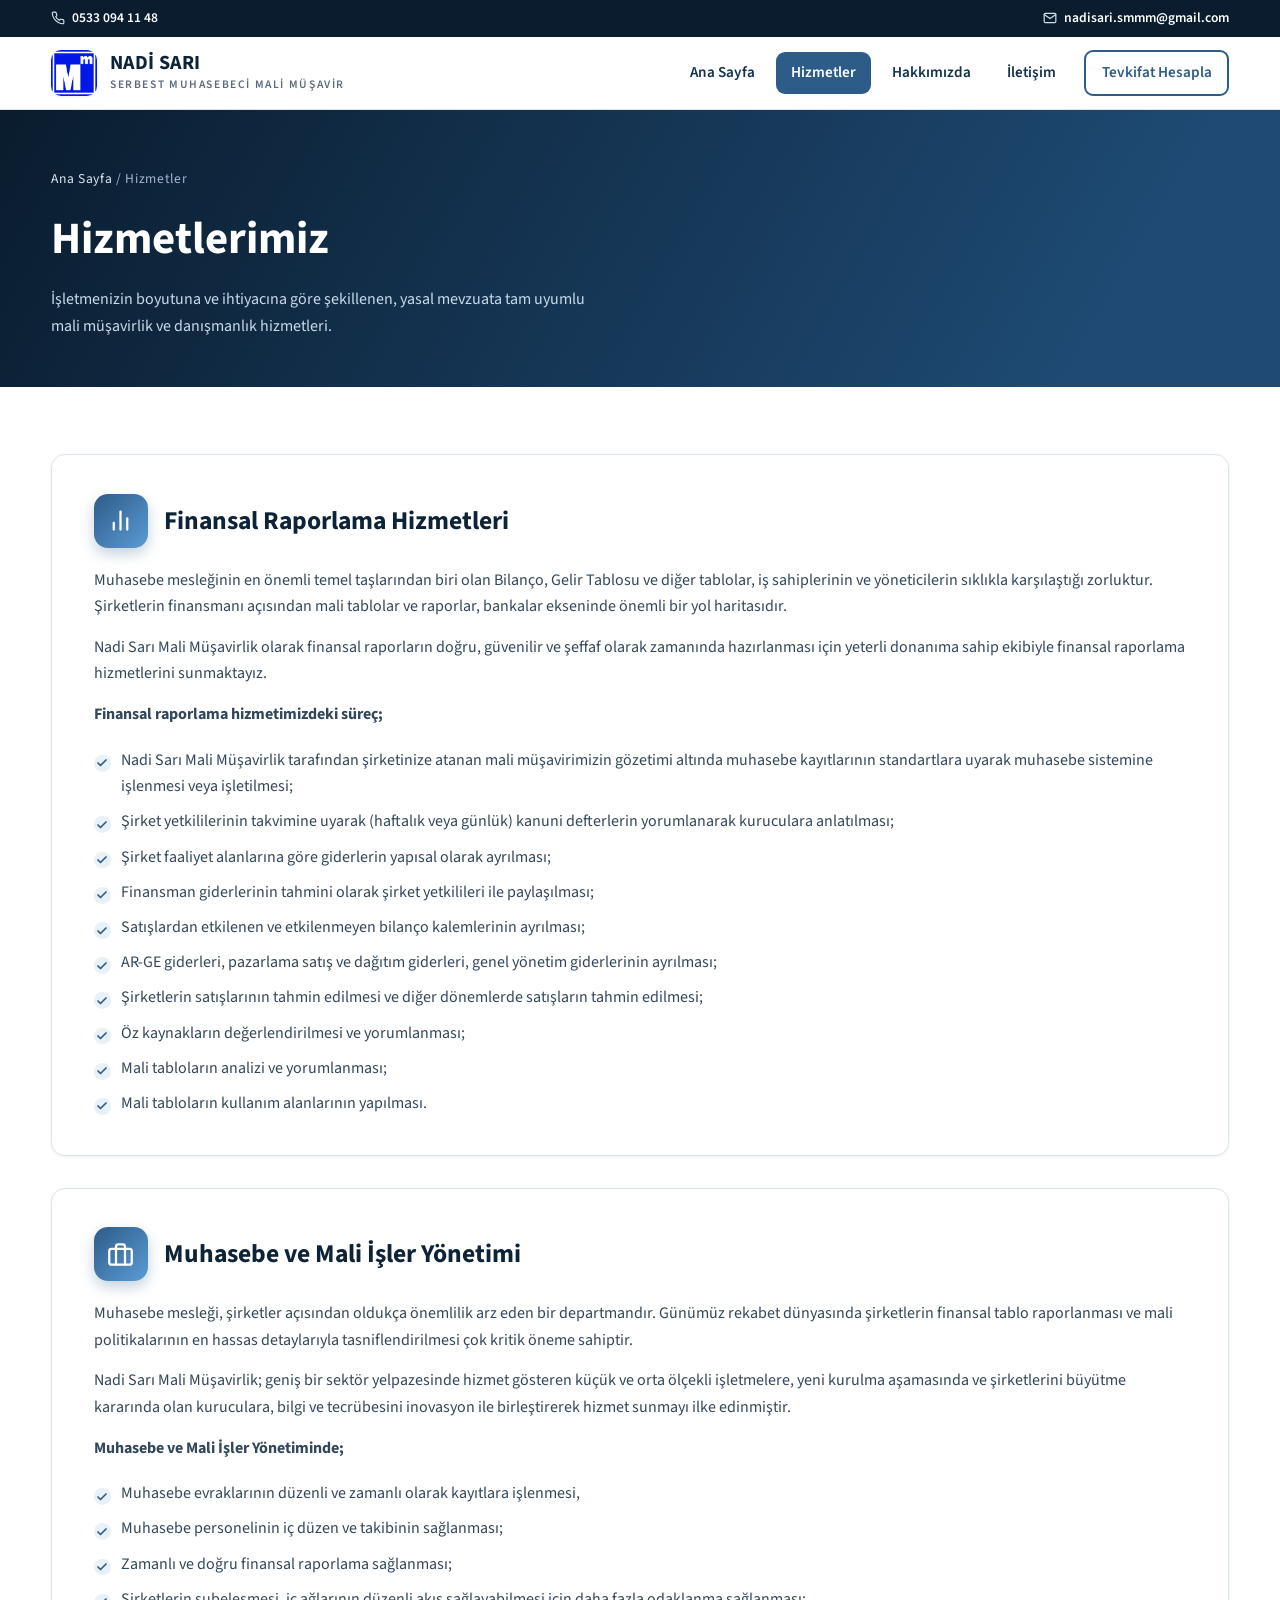
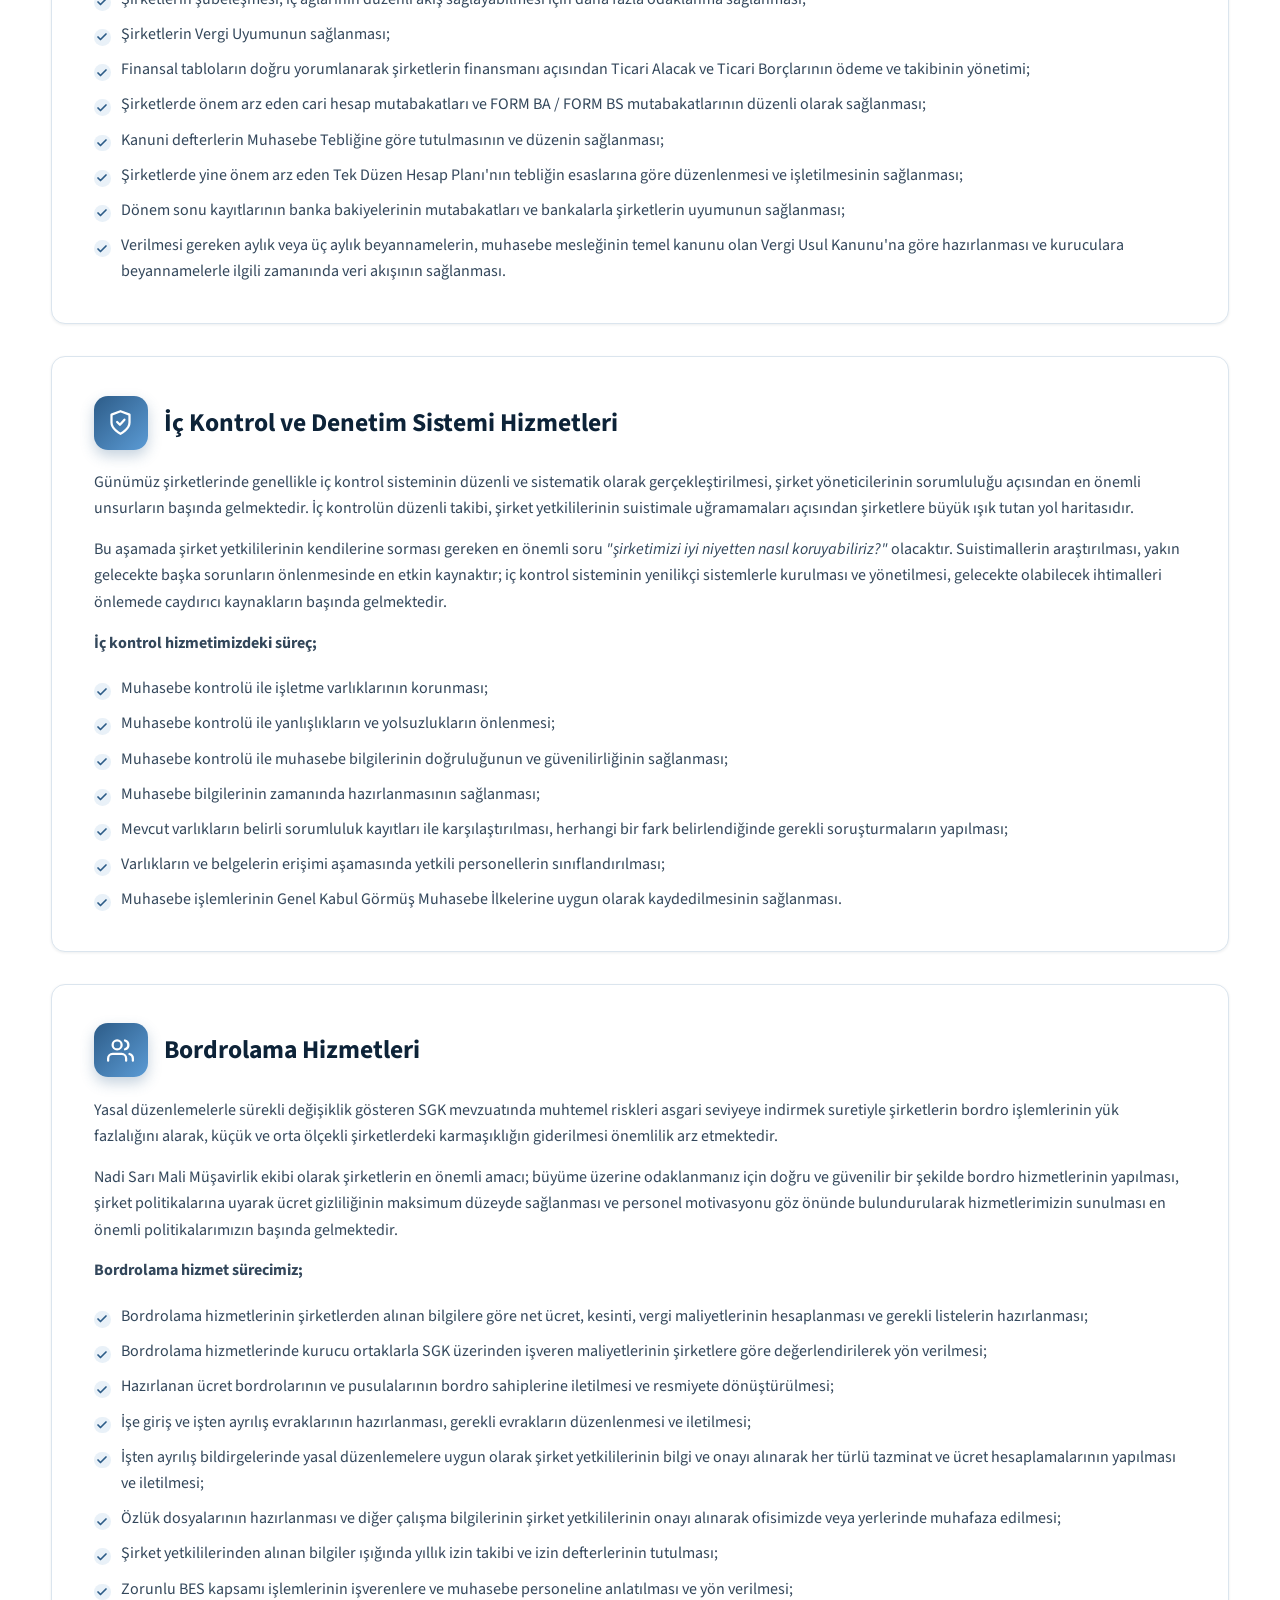
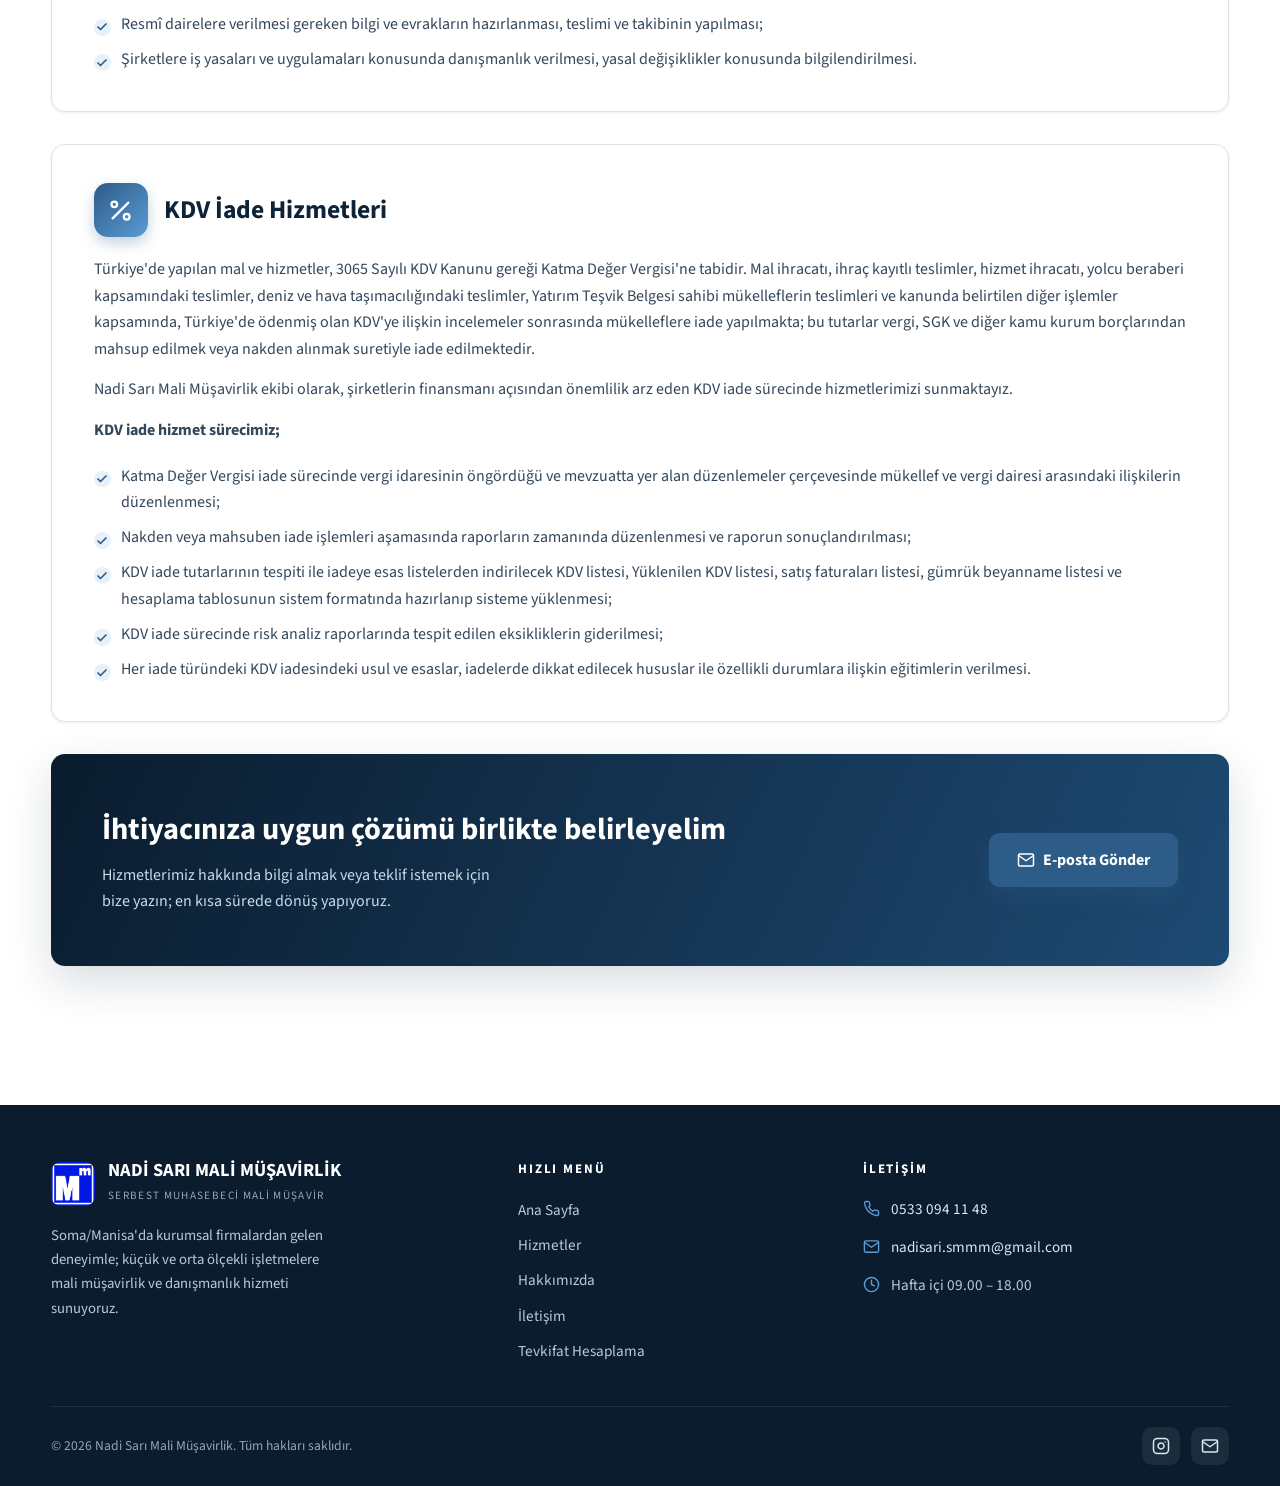
<file: hizmetler.html>
<!DOCTYPE html>
<html lang="tr">
<head>
  <meta charset="UTF-8">
  <meta name="viewport" content="width=device-width, initial-scale=1.0">
  <title>Hizmetler — Nadi Sarı Mali Müşavirlik | Soma/Manisa</title>
  <meta name="description" content="Finansal raporlama, muhasebe ve mali işler yönetimi, iç kontrol ve denetim, bordrolama ve KDV iade hizmetlerimizin ayrıntıları.">
  <link rel="icon" type="image/jpeg" href="assets/img/logo.jpg">
  <link rel="preconnect" href="https://fonts.googleapis.com">
  <link rel="preconnect" href="https://fonts.gstatic.com" crossorigin>
  <link href="https://fonts.googleapis.com/css2?family=Source+Sans+3:ital,wght@0,400;0,600;0,700;1,400&display=swap" rel="stylesheet">
  <link rel="stylesheet" href="assets/css/style.css">
</head>
<body>

  <div class="topbar">
    <div class="container">
      <span>
        <svg viewBox="0 0 24 24" fill="none" stroke="currentColor" stroke-width="2" stroke-linecap="round" stroke-linejoin="round"><path d="M22 16.92v3a2 2 0 0 1-2.18 2 19.79 19.79 0 0 1-8.63-3.07 19.5 19.5 0 0 1-6-6 19.79 19.79 0 0 1-3.07-8.67A2 2 0 0 1 4.11 2h3a2 2 0 0 1 2 1.72 12.84 12.84 0 0 0 .7 2.81 2 2 0 0 1-.45 2.11L8.09 9.91a16 16 0 0 0 6 6l1.27-1.27a2 2 0 0 1 2.11-.45 12.84 12.84 0 0 0 2.81.7A2 2 0 0 1 22 16.92z"/></svg>
        <a href="tel:+905330941148">0533 094 11 48</a>
      </span>
      <span>
        <svg viewBox="0 0 24 24" fill="none" stroke="currentColor" stroke-width="2" stroke-linecap="round" stroke-linejoin="round"><path d="M4 4h16c1.1 0 2 .9 2 2v12c0 1.1-.9 2-2 2H4c-1.1 0-2-.9-2-2V6c0-1.1.9-2 2-2z"/><polyline points="22,6 12,13 2,6"/></svg>
        <a href="mailto:nadisari.smmm@gmail.com">nadisari.smmm@gmail.com</a>
      </span>
    </div>
  </div>

  <header class="site-header">
    <div class="container header-inner">
      <a class="brand" href="index.html">
        <img src="assets/img/logo.jpg" alt="Nadi Sarı Mali Müşavirlik logosu" width="46" height="46">
        <span class="brand-text">
          <strong>NADİ SARI</strong>
          <small>Serbest Muhasebeci Mali Müşavir</small>
        </span>
      </a>
      <nav class="main-nav" aria-label="Ana menü">
        <ul>
          <li><a href="index.html">Ana Sayfa</a></li>
          <li><a href="hizmetler.html" class="active">Hizmetler</a></li>
          <li><a href="hakkimizda.html">Hakkımızda</a></li>
          <li><a href="iletisim.html">İletişim</a></li>
          <li><a href="tevkifat-hesaplama.html" class="nav-cta">Tevkifat Hesapla</a></li>
        </ul>
      </nav>
      <button class="nav-toggle" aria-expanded="false" aria-label="Menüyü aç/kapat">
        <svg viewBox="0 0 24 24" fill="none" stroke-width="2.4" stroke-linecap="round"><line x1="3" y1="6" x2="21" y2="6"/><line x1="3" y1="12" x2="21" y2="12"/><line x1="3" y1="18" x2="21" y2="18"/></svg>
      </button>
    </div>
  </header>

  <section class="page-hero">
    <div class="container">
      <nav class="breadcrumb" aria-label="Konum"><a href="index.html">Ana Sayfa</a> / Hizmetler</nav>
      <h1>Hizmetlerimiz</h1>
      <p>İşletmenizin boyutuna ve ihtiyacına göre şekillenen, yasal mevzuata tam uyumlu mali müşavirlik ve danışmanlık hizmetleri.</p>
    </div>
  </section>

  <section class="section">
    <div class="container">

      <!-- 1. Finansal Raporlama -->
      <article class="service-block reveal">
        <div class="svc-head">
          <div class="icon"><svg viewBox="0 0 24 24" fill="none" stroke-width="2" stroke-linecap="round" stroke-linejoin="round"><line x1="18" y1="20" x2="18" y2="10"/><line x1="12" y1="20" x2="12" y2="4"/><line x1="6" y1="20" x2="6" y2="14"/></svg></div>
          <h2>Finansal Raporlama Hizmetleri</h2>
        </div>
        <p>Muhasebe mesleğinin en önemli temel taşlarından biri olan Bilanço, Gelir Tablosu ve diğer tablolar, iş sahiplerinin ve yöneticilerin sıklıkla karşılaştığı zorluktur. Şirketlerin finansmanı açısından mali tablolar ve raporlar, bankalar ekseninde önemli bir yol haritasıdır.</p>
        <p>Nadi Sarı Mali Müşavirlik olarak finansal raporların doğru, güvenilir ve şeffaf olarak zamanında hazırlanması için yeterli donanıma sahip ekibiyle finansal raporlama hizmetlerini sunmaktayız.</p>
        <p><strong>Finansal raporlama hizmetimizdeki süreç;</strong></p>
        <ul>
          <li>Nadi Sarı Mali Müşavirlik tarafından şirketinize atanan mali müşavirimizin gözetimi altında muhasebe kayıtlarının standartlara uyarak muhasebe sistemine işlenmesi veya işletilmesi;</li>
          <li>Şirket yetkililerinin takvimine uyarak (haftalık veya günlük) kanuni defterlerin yorumlanarak kuruculara anlatılması;</li>
          <li>Şirket faaliyet alanlarına göre giderlerin yapısal olarak ayrılması;</li>
          <li>Finansman giderlerinin tahmini olarak şirket yetkilileri ile paylaşılması;</li>
          <li>Satışlardan etkilenen ve etkilenmeyen bilanço kalemlerinin ayrılması;</li>
          <li>AR-GE giderleri, pazarlama satış ve dağıtım giderleri, genel yönetim giderlerinin ayrılması;</li>
          <li>Şirketlerin satışlarının tahmin edilmesi ve diğer dönemlerde satışların tahmin edilmesi;</li>
          <li>Öz kaynakların değerlendirilmesi ve yorumlanması;</li>
          <li>Mali tabloların analizi ve yorumlanması;</li>
          <li>Mali tabloların kullanım alanlarının yapılması.</li>
        </ul>
      </article>

      <!-- 2. Muhasebe ve Mali İşler Yönetimi -->
      <article class="service-block reveal">
        <div class="svc-head">
          <div class="icon"><svg viewBox="0 0 24 24" fill="none" stroke-width="2" stroke-linecap="round" stroke-linejoin="round"><rect x="2" y="7" width="20" height="14" rx="2"/><path d="M16 21V5a2 2 0 0 0-2-2h-4a2 2 0 0 0-2 2v16"/></svg></div>
          <h2>Muhasebe ve Mali İşler Yönetimi</h2>
        </div>
        <p>Muhasebe mesleği, şirketler açısından oldukça önemlilik arz eden bir departmandır. Günümüz rekabet dünyasında şirketlerin finansal tablo raporlanması ve mali politikalarının en hassas detaylarıyla tasniflendirilmesi çok kritik öneme sahiptir.</p>
        <p>Nadi Sarı Mali Müşavirlik; geniş bir sektör yelpazesinde hizmet gösteren küçük ve orta ölçekli işletmelere, yeni kurulma aşamasında ve şirketlerini büyütme kararında olan kuruculara, bilgi ve tecrübesini inovasyon ile birleştirerek hizmet sunmayı ilke edinmiştir.</p>
        <p><strong>Muhasebe ve Mali İşler Yönetiminde;</strong></p>
        <ul>
          <li>Muhasebe evraklarının düzenli ve zamanlı olarak kayıtlara işlenmesi,</li>
          <li>Muhasebe personelinin iç düzen ve takibinin sağlanması;</li>
          <li>Zamanlı ve doğru finansal raporlama sağlanması;</li>
          <li>Şirketlerin şubeleşmesi, iç ağlarının düzenli akış sağlayabilmesi için daha fazla odaklanma sağlanması;</li>
          <li>Şirketlerin Vergi Uyumunun sağlanması;</li>
          <li>Finansal tabloların doğru yorumlanarak şirketlerin finansmanı açısından Ticari Alacak ve Ticari Borçlarının ödeme ve takibinin yönetimi;</li>
          <li>Şirketlerde önem arz eden cari hesap mutabakatları ve FORM BA / FORM BS mutabakatlarının düzenli olarak sağlanması;</li>
          <li>Kanuni defterlerin Muhasebe Tebliğine göre tutulmasının ve düzenin sağlanması;</li>
          <li>Şirketlerde yine önem arz eden Tek Düzen Hesap Planı'nın tebliğin esaslarına göre düzenlenmesi ve işletilmesinin sağlanması;</li>
          <li>Dönem sonu kayıtlarının banka bakiyelerinin mutabakatları ve bankalarla şirketlerin uyumunun sağlanması;</li>
          <li>Verilmesi gereken aylık veya üç aylık beyannamelerin, muhasebe mesleğinin temel kanunu olan Vergi Usul Kanunu'na göre hazırlanması ve kuruculara beyannamelerle ilgili zamanında veri akışının sağlanması.</li>
        </ul>
      </article>

      <!-- 3. İç Kontrol ve Denetim -->
      <article class="service-block reveal">
        <div class="svc-head">
          <div class="icon"><svg viewBox="0 0 24 24" fill="none" stroke-width="2" stroke-linecap="round" stroke-linejoin="round"><path d="M12 22s8-4 8-10V5l-8-3-8 3v7c0 6 8 10 8 10z"/><polyline points="9 11.5 11.5 14 15.5 9.5"/></svg></div>
          <h2>İç Kontrol ve Denetim Sistemi Hizmetleri</h2>
        </div>
        <p>Günümüz şirketlerinde genellikle iç kontrol sisteminin düzenli ve sistematik olarak gerçekleştirilmesi, şirket yöneticilerinin sorumluluğu açısından en önemli unsurların başında gelmektedir. İç kontrolün düzenli takibi, şirket yetkililerinin suistimale uğramamaları açısından şirketlere büyük ışık tutan yol haritasıdır.</p>
        <p>Bu aşamada şirket yetkililerinin kendilerine sorması gereken en önemli soru <em>"şirketimizi iyi niyetten nasıl koruyabiliriz?"</em> olacaktır. Suistimallerin araştırılması, yakın gelecekte başka sorunların önlenmesinde en etkin kaynaktır; iç kontrol sisteminin yenilikçi sistemlerle kurulması ve yönetilmesi, gelecekte olabilecek ihtimalleri önlemede caydırıcı kaynakların başında gelmektedir.</p>
        <p><strong>İç kontrol hizmetimizdeki süreç;</strong></p>
        <ul>
          <li>Muhasebe kontrolü ile işletme varlıklarının korunması;</li>
          <li>Muhasebe kontrolü ile yanlışlıkların ve yolsuzlukların önlenmesi;</li>
          <li>Muhasebe kontrolü ile muhasebe bilgilerinin doğruluğunun ve güvenilirliğinin sağlanması;</li>
          <li>Muhasebe bilgilerinin zamanında hazırlanmasının sağlanması;</li>
          <li>Mevcut varlıkların belirli sorumluluk kayıtları ile karşılaştırılması, herhangi bir fark belirlendiğinde gerekli soruşturmaların yapılması;</li>
          <li>Varlıkların ve belgelerin erişimi aşamasında yetkili personellerin sınıflandırılması;</li>
          <li>Muhasebe işlemlerinin Genel Kabul Görmüş Muhasebe İlkelerine uygun olarak kaydedilmesinin sağlanması.</li>
        </ul>
      </article>

      <!-- 4. Bordrolama -->
      <article class="service-block reveal">
        <div class="svc-head">
          <div class="icon"><svg viewBox="0 0 24 24" fill="none" stroke-width="2" stroke-linecap="round" stroke-linejoin="round"><path d="M17 21v-2a4 4 0 0 0-4-4H5a4 4 0 0 0-4 4v2"/><circle cx="9" cy="7" r="4"/><path d="M23 21v-2a4 4 0 0 0-3-3.87"/><path d="M16 3.13a4 4 0 0 1 0 7.75"/></svg></div>
          <h2>Bordrolama Hizmetleri</h2>
        </div>
        <p>Yasal düzenlemelerle sürekli değişiklik gösteren SGK mevzuatında muhtemel riskleri asgari seviyeye indirmek suretiyle şirketlerin bordro işlemlerinin yük fazlalığını alarak, küçük ve orta ölçekli şirketlerdeki karmaşıklığın giderilmesi önemlilik arz etmektedir.</p>
        <p>Nadi Sarı Mali Müşavirlik ekibi olarak şirketlerin en önemli amacı; büyüme üzerine odaklanmanız için doğru ve güvenilir bir şekilde bordro hizmetlerinin yapılması, şirket politikalarına uyarak ücret gizliliğinin maksimum düzeyde sağlanması ve personel motivasyonu göz önünde bulundurularak hizmetlerimizin sunulması en önemli politikalarımızın başında gelmektedir.</p>
        <p><strong>Bordrolama hizmet sürecimiz;</strong></p>
        <ul>
          <li>Bordrolama hizmetlerinin şirketlerden alınan bilgilere göre net ücret, kesinti, vergi maliyetlerinin hesaplanması ve gerekli listelerin hazırlanması;</li>
          <li>Bordrolama hizmetlerinde kurucu ortaklarla SGK üzerinden işveren maliyetlerinin şirketlere göre değerlendirilerek yön verilmesi;</li>
          <li>Hazırlanan ücret bordrolarının ve pusulalarının bordro sahiplerine iletilmesi ve resmiyete dönüştürülmesi;</li>
          <li>İşe giriş ve işten ayrılış evraklarının hazırlanması, gerekli evrakların düzenlenmesi ve iletilmesi;</li>
          <li>İşten ayrılış bildirgelerinde yasal düzenlemelere uygun olarak şirket yetkililerinin bilgi ve onayı alınarak her türlü tazminat ve ücret hesaplamalarının yapılması ve iletilmesi;</li>
          <li>Özlük dosyalarının hazırlanması ve diğer çalışma bilgilerinin şirket yetkililerinin onayı alınarak ofisimizde veya yerlerinde muhafaza edilmesi;</li>
          <li>Şirket yetkililerinden alınan bilgiler ışığında yıllık izin takibi ve izin defterlerinin tutulması;</li>
          <li>Zorunlu BES kapsamı işlemlerinin işverenlere ve muhasebe personeline anlatılması ve yön verilmesi;</li>
          <li>Resmî dairelere verilmesi gereken bilgi ve evrakların hazırlanması, teslimi ve takibinin yapılması;</li>
          <li>Şirketlere iş yasaları ve uygulamaları konusunda danışmanlık verilmesi, yasal değişiklikler konusunda bilgilendirilmesi.</li>
        </ul>
      </article>

      <!-- 5. KDV İade -->
      <article class="service-block reveal">
        <div class="svc-head">
          <div class="icon"><svg viewBox="0 0 24 24" fill="none" stroke-width="2" stroke-linecap="round" stroke-linejoin="round"><line x1="19" y1="5" x2="5" y2="19"/><circle cx="6.5" cy="6.5" r="2.5"/><circle cx="17.5" cy="17.5" r="2.5"/></svg></div>
          <h2>KDV İade Hizmetleri</h2>
        </div>
        <p>Türkiye'de yapılan mal ve hizmetler, 3065 Sayılı KDV Kanunu gereği Katma Değer Vergisi'ne tabidir. Mal ihracatı, ihraç kayıtlı teslimler, hizmet ihracatı, yolcu beraberi kapsamındaki teslimler, deniz ve hava taşımacılığındaki teslimler, Yatırım Teşvik Belgesi sahibi mükelleflerin teslimleri ve kanunda belirtilen diğer işlemler kapsamında, Türkiye'de ödenmiş olan KDV'ye ilişkin incelemeler sonrasında mükelleflere iade yapılmakta; bu tutarlar vergi, SGK ve diğer kamu kurum borçlarından mahsup edilmek veya nakden alınmak suretiyle iade edilmektedir.</p>
        <p>Nadi Sarı Mali Müşavirlik ekibi olarak, şirketlerin finansmanı açısından önemlilik arz eden KDV iade sürecinde hizmetlerimizi sunmaktayız.</p>
        <p><strong>KDV iade hizmet sürecimiz;</strong></p>
        <ul>
          <li>Katma Değer Vergisi iade sürecinde vergi idaresinin öngördüğü ve mevzuatta yer alan düzenlemeler çerçevesinde mükellef ve vergi dairesi arasındaki ilişkilerin düzenlenmesi;</li>
          <li>Nakden veya mahsuben iade işlemleri aşamasında raporların zamanında düzenlenmesi ve raporun sonuçlandırılması;</li>
          <li>KDV iade tutarlarının tespiti ile iadeye esas listelerden indirilecek KDV listesi, Yüklenilen KDV listesi, satış faturaları listesi, gümrük beyanname listesi ve hesaplama tablosunun sistem formatında hazırlanıp sisteme yüklenmesi;</li>
          <li>KDV iade sürecinde risk analiz raporlarında tespit edilen eksikliklerin giderilmesi;</li>
          <li>Her iade türündeki KDV iadesindeki usul ve esaslar, iadelerde dikkat edilecek hususlar ile özellikli durumlara ilişkin eğitimlerin verilmesi.</li>
        </ul>
      </article>

      <!-- CTA -->
      <div class="cta-band reveal">
        <div>
          <h2>İhtiyacınıza uygun çözümü birlikte belirleyelim</h2>
          <p>Hizmetlerimiz hakkında bilgi almak veya teklif istemek için bize yazın; en kısa sürede dönüş yapıyoruz.</p>
        </div>
        <a class="btn btn-primary" href="mailto:nadisari.smmm@gmail.com">
          <svg viewBox="0 0 24 24" fill="none" stroke="currentColor" stroke-width="2" stroke-linecap="round" stroke-linejoin="round"><path d="M4 4h16c1.1 0 2 .9 2 2v12c0 1.1-.9 2-2 2H4c-1.1 0-2-.9-2-2V6c0-1.1.9-2 2-2z"/><polyline points="22,6 12,13 2,6"/></svg>
          E-posta Gönder
        </a>
      </div>

    </div>
  </section>

  <footer class="site-footer">
    <div class="container footer-main">
      <div>
        <div class="footer-brand">
          <img src="assets/img/logo.jpg" alt="Nadi Sarı Mali Müşavirlik logosu" width="44" height="44">
          <span><strong>NADİ SARI MALİ MÜŞAVİRLİK</strong><small>Serbest Muhasebeci Mali Müşavir</small></span>
        </div>
        <p>Soma/Manisa'da kurumsal firmalardan gelen deneyimle; küçük ve orta ölçekli işletmelere mali müşavirlik ve danışmanlık hizmeti sunuyoruz.</p>
      </div>
      <div>
        <h4>Hızlı Menü</h4>
        <ul class="footer-links">
          <li><a href="index.html">Ana Sayfa</a></li>
          <li><a href="hizmetler.html">Hizmetler</a></li>
          <li><a href="hakkimizda.html">Hakkımızda</a></li>
          <li><a href="iletisim.html">İletişim</a></li>
          <li><a href="tevkifat-hesaplama.html">Tevkifat Hesaplama</a></li>
        </ul>
      </div>
      <div>
        <h4>İletişim</h4>
        <ul class="footer-contact">
          <li><svg viewBox="0 0 24 24" fill="none" stroke-width="2" stroke-linecap="round" stroke-linejoin="round"><path d="M22 16.92v3a2 2 0 0 1-2.18 2 19.79 19.79 0 0 1-8.63-3.07 19.5 19.5 0 0 1-6-6 19.79 19.79 0 0 1-3.07-8.67A2 2 0 0 1 4.11 2h3a2 2 0 0 1 2 1.72 12.84 12.84 0 0 0 .7 2.81 2 2 0 0 1-.45 2.11L8.09 9.91a16 16 0 0 0 6 6l1.27-1.27a2 2 0 0 1 2.11-.45 12.84 12.84 0 0 0 2.81.7A2 2 0 0 1 22 16.92z"/></svg><a href="tel:+905330941148">0533 094 11 48</a></li>
          <li><svg viewBox="0 0 24 24" fill="none" stroke-width="2" stroke-linecap="round" stroke-linejoin="round"><path d="M4 4h16c1.1 0 2 .9 2 2v12c0 1.1-.9 2-2 2H4c-1.1 0-2-.9-2-2V6c0-1.1.9-2 2-2z"/><polyline points="22,6 12,13 2,6"/></svg><a href="mailto:nadisari.smmm@gmail.com">nadisari.smmm@gmail.com</a></li>
          <li><svg viewBox="0 0 24 24" fill="none" stroke-width="2" stroke-linecap="round" stroke-linejoin="round"><circle cx="12" cy="12" r="10"/><polyline points="12 6 12 12 16 14"/></svg><span>Hafta içi 09.00 – 18.00</span></li>
        </ul>
      </div>
    </div>
    <div class="container footer-bottom">
      <span>© 2026 Nadi Sarı Mali Müşavirlik. Tüm hakları saklıdır.</span>
      <div class="footer-social">
        <a href="https://www.instagram.com/nadisari.smmm/" target="_blank" rel="noopener" aria-label="Instagram" title="Instagram">
          <svg viewBox="0 0 24 24" fill="none" stroke-width="2" stroke-linecap="round" stroke-linejoin="round"><rect x="2" y="2" width="20" height="20" rx="5" ry="5"/><path d="M16 11.37A4 4 0 1 1 12.63 8 4 4 0 0 1 16 11.37z"/><line x1="17.5" y1="6.5" x2="17.51" y2="6.5"/></svg>
        </a>
        <a href="mailto:nadisari.smmm@gmail.com" aria-label="E-posta" title="E-posta">
          <svg viewBox="0 0 24 24" fill="none" stroke-width="2" stroke-linecap="round" stroke-linejoin="round"><path d="M4 4h16c1.1 0 2 .9 2 2v12c0 1.1-.9 2-2 2H4c-1.1 0-2-.9-2-2V6c0-1.1.9-2 2-2z"/><polyline points="22,6 12,13 2,6"/></svg>
        </a>
      </div>
    </div>
  </footer>

  <script src="assets/js/main.js"></script>
</body>
</html>
</file>
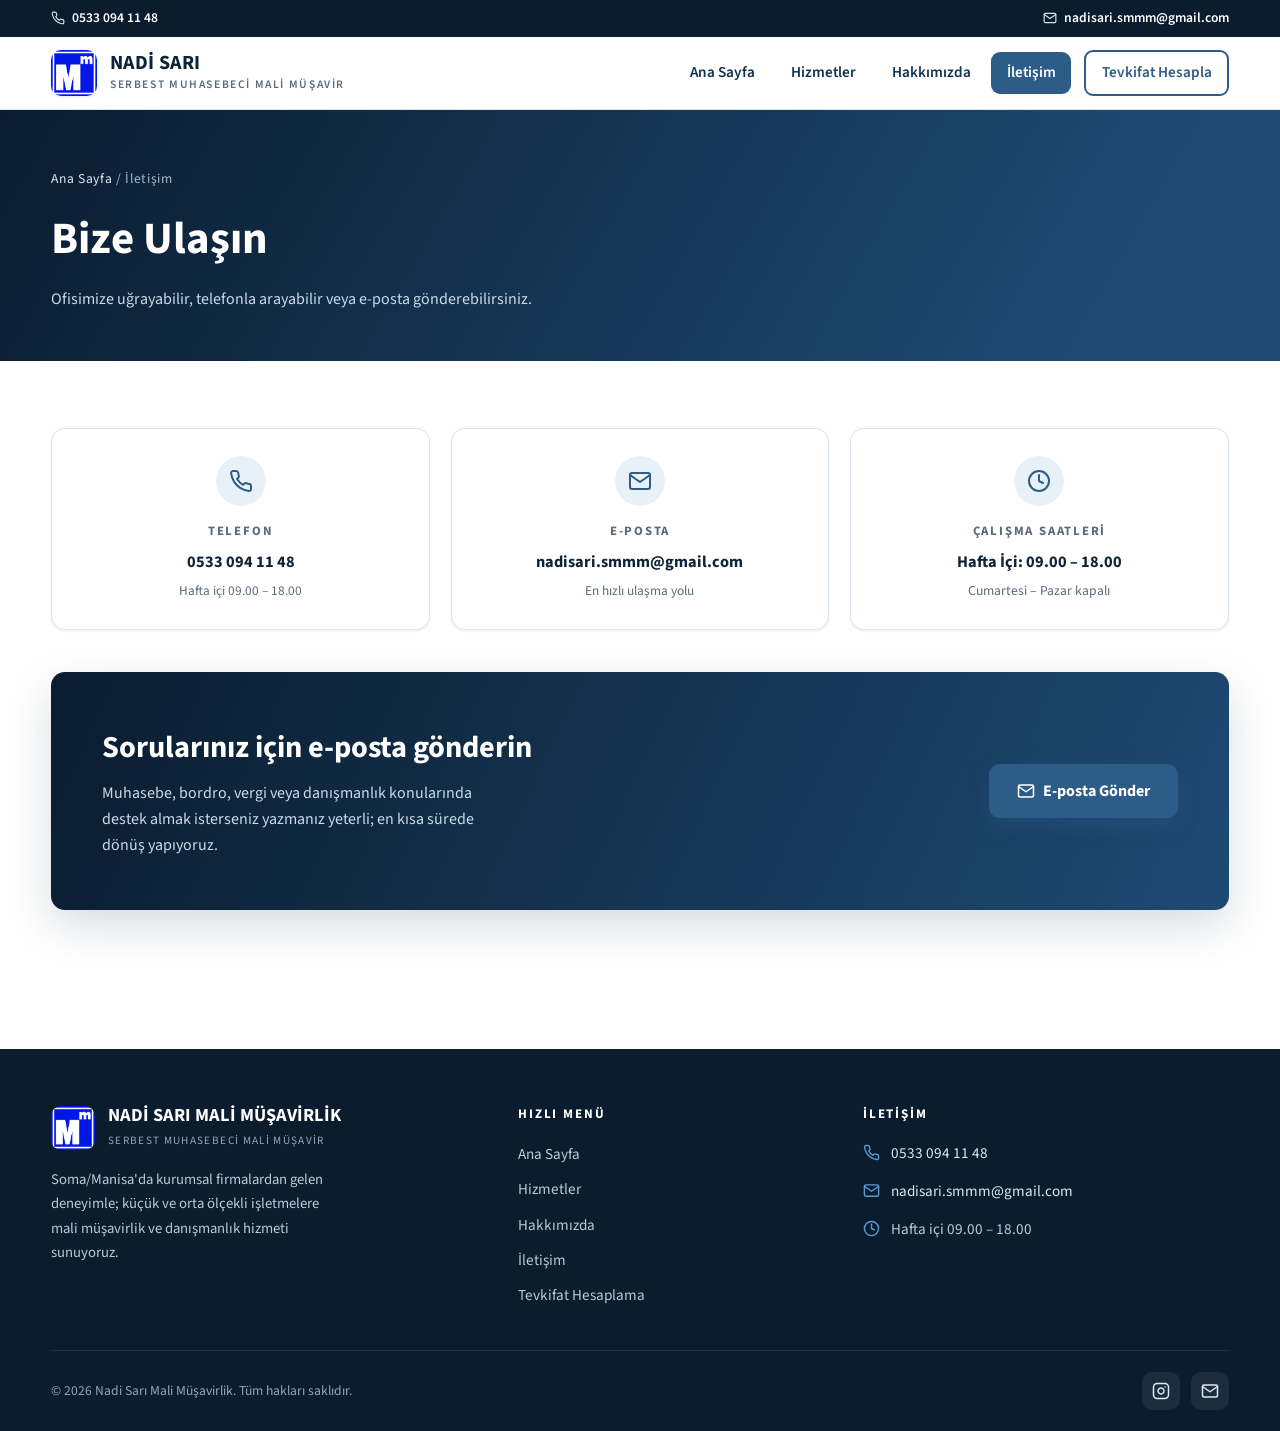
<file: iletisim.html>
<!DOCTYPE html>
<html lang="tr">
<head>
  <meta charset="UTF-8">
  <meta name="viewport" content="width=device-width, initial-scale=1.0">
  <title>İletişim — Nadi Sarı Mali Müşavirlik | Soma/Manisa</title>
  <meta name="description" content="Nadi Sarı Mali Müşavirlik iletişim bilgileri: tel 0533 094 11 48, e-posta nadisari.smmm@gmail.com. Hafta içi 09.00-18.00.">
  <link rel="icon" type="image/jpeg" href="assets/img/logo.jpg">
  <link rel="preconnect" href="https://fonts.googleapis.com">
  <link rel="preconnect" href="https://fonts.gstatic.com" crossorigin>
  <link href="https://fonts.googleapis.com/css2?family=Source+Sans+3:ital,wght@0,400;0,600;0,700;1,400&display=swap" rel="stylesheet">
  <link rel="stylesheet" href="assets/css/style.css">
</head>
<body>

  <div class="topbar">
    <div class="container">
      <span>
        <svg viewBox="0 0 24 24" fill="none" stroke="currentColor" stroke-width="2" stroke-linecap="round" stroke-linejoin="round"><path d="M22 16.92v3a2 2 0 0 1-2.18 2 19.79 19.79 0 0 1-8.63-3.07 19.5 19.5 0 0 1-6-6 19.79 19.79 0 0 1-3.07-8.67A2 2 0 0 1 4.11 2h3a2 2 0 0 1 2 1.72 12.84 12.84 0 0 0 .7 2.81 2 2 0 0 1-.45 2.11L8.09 9.91a16 16 0 0 0 6 6l1.27-1.27a2 2 0 0 1 2.11-.45 12.84 12.84 0 0 0 2.81.7A2 2 0 0 1 22 16.92z"/></svg>
        <a href="tel:+905330941148">0533 094 11 48</a>
      </span>
      <span>
        <svg viewBox="0 0 24 24" fill="none" stroke="currentColor" stroke-width="2" stroke-linecap="round" stroke-linejoin="round"><path d="M4 4h16c1.1 0 2 .9 2 2v12c0 1.1-.9 2-2 2H4c-1.1 0-2-.9-2-2V6c0-1.1.9-2 2-2z"/><polyline points="22,6 12,13 2,6"/></svg>
        <a href="mailto:nadisari.smmm@gmail.com">nadisari.smmm@gmail.com</a>
      </span>
    </div>
  </div>

  <header class="site-header">
    <div class="container header-inner">
      <a class="brand" href="index.html">
        <img src="assets/img/logo.jpg" alt="Nadi Sarı Mali Müşavirlik logosu" width="46" height="46">
        <span class="brand-text">
          <strong>NADİ SARI</strong>
          <small>Serbest Muhasebeci Mali Müşavir</small>
        </span>
      </a>
      <nav class="main-nav" aria-label="Ana menü">
        <ul>
          <li><a href="index.html">Ana Sayfa</a></li>
          <li><a href="hizmetler.html">Hizmetler</a></li>
          <li><a href="hakkimizda.html">Hakkımızda</a></li>
          <li><a href="iletisim.html" class="active">İletişim</a></li>
          <li><a href="tevkifat-hesaplama.html" class="nav-cta">Tevkifat Hesapla</a></li>
        </ul>
      </nav>
      <button class="nav-toggle" aria-expanded="false" aria-label="Menüyü aç/kapat">
        <svg viewBox="0 0 24 24" fill="none" stroke-width="2.4" stroke-linecap="round"><line x1="3" y1="6" x2="21" y2="6"/><line x1="3" y1="12" x2="21" y2="12"/><line x1="3" y1="18" x2="21" y2="18"/></svg>
      </button>
    </div>
  </header>

  <section class="page-hero">
    <div class="container">
      <nav class="breadcrumb" aria-label="Konum"><a href="index.html">Ana Sayfa</a> / İletişim</nav>
      <h1>Bize Ulaşın</h1>
      <p>Ofisimize uğrayabilir, telefonla arayabilir veya e-posta gönderebilirsiniz.</p>
    </div>
  </section>

  <section class="section">
    <div class="container">

      <div class="info-grid" style="margin-bottom:2.6rem">
        <div class="info-card reveal">
          <div class="icon"><svg viewBox="0 0 24 24" fill="none" stroke-width="2" stroke-linecap="round" stroke-linejoin="round"><path d="M22 16.92v3a2 2 0 0 1-2.18 2 19.79 19.79 0 0 1-8.63-3.07 19.5 19.5 0 0 1-6-6 19.79 19.79 0 0 1-3.07-8.67A2 2 0 0 1 4.11 2h3a2 2 0 0 1 2 1.72 12.84 12.84 0 0 0 .7 2.81 2 2 0 0 1-.45 2.11L8.09 9.91a16 16 0 0 0 6 6l1.27-1.27a2 2 0 0 1 2.11-.45 12.84 12.84 0 0 0 2.81.7A2 2 0 0 1 22 16.92z"/></svg></div>
          <h3>Telefon</h3>
          <a class="big" href="tel:+905330941148">0533 094 11 48</a>
          <small>Hafta içi 09.00 – 18.00</small>
        </div>
        <div class="info-card reveal">
          <div class="icon"><svg viewBox="0 0 24 24" fill="none" stroke-width="2" stroke-linecap="round" stroke-linejoin="round"><path d="M4 4h16c1.1 0 2 .9 2 2v12c0 1.1-.9 2-2 2H4c-1.1 0-2-.9-2-2V6c0-1.1.9-2 2-2z"/><polyline points="22,6 12,13 2,6"/></svg></div>
          <h3>E-posta</h3>
          <a class="big" href="mailto:nadisari.smmm@gmail.com">nadisari.smmm@gmail.com</a>
          <small>En hızlı ulaşma yolu</small>
        </div>
        <div class="info-card reveal">
          <div class="icon"><svg viewBox="0 0 24 24" fill="none" stroke-width="2" stroke-linecap="round" stroke-linejoin="round"><circle cx="12" cy="12" r="10"/><polyline points="12 6 12 12 16 14"/></svg></div>
          <h3>Çalışma Saatleri</h3>
          <p>Hafta İçi: 09.00 – 18.00<small>Cumartesi – Pazar kapalı</small></p>
        </div>
      </div>

      <div class="cta-band reveal" style="margin-top:2.6rem">
        <div>
          <h2>Sorularınız için e-posta gönderin</h2>
          <p>Muhasebe, bordro, vergi veya danışmanlık konularında destek almak isterseniz yazmanız yeterli; en kısa sürede dönüş yapıyoruz.</p>
        </div>
        <a class="btn btn-primary" href="mailto:nadisari.smmm@gmail.com?subject=Bilgi%20Talebi">
          <svg viewBox="0 0 24 24" fill="none" stroke="currentColor" stroke-width="2" stroke-linecap="round" stroke-linejoin="round"><path d="M4 4h16c1.1 0 2 .9 2 2v12c0 1.1-.9 2-2 2H4c-1.1 0-2-.9-2-2V6c0-1.1.9-2 2-2z"/><polyline points="22,6 12,13 2,6"/></svg>
          E-posta Gönder
        </a>
      </div>

    </div>
  </section>

  <footer class="site-footer">
    <div class="container footer-main">
      <div>
        <div class="footer-brand">
          <img src="assets/img/logo.jpg" alt="Nadi Sarı Mali Müşavirlik logosu" width="44" height="44">
          <span><strong>NADİ SARI MALİ MÜŞAVİRLİK</strong><small>Serbest Muhasebeci Mali Müşavir</small></span>
        </div>
        <p>Soma/Manisa'da kurumsal firmalardan gelen deneyimle; küçük ve orta ölçekli işletmelere mali müşavirlik ve danışmanlık hizmeti sunuyoruz.</p>
      </div>
      <div>
        <h4>Hızlı Menü</h4>
        <ul class="footer-links">
          <li><a href="index.html">Ana Sayfa</a></li>
          <li><a href="hizmetler.html">Hizmetler</a></li>
          <li><a href="hakkimizda.html">Hakkımızda</a></li>
          <li><a href="iletisim.html">İletişim</a></li>
          <li><a href="tevkifat-hesaplama.html">Tevkifat Hesaplama</a></li>
        </ul>
      </div>
      <div>
        <h4>İletişim</h4>
        <ul class="footer-contact">
          <li><svg viewBox="0 0 24 24" fill="none" stroke-width="2" stroke-linecap="round" stroke-linejoin="round"><path d="M22 16.92v3a2 2 0 0 1-2.18 2 19.79 19.79 0 0 1-8.63-3.07 19.5 19.5 0 0 1-6-6 19.79 19.79 0 0 1-3.07-8.67A2 2 0 0 1 4.11 2h3a2 2 0 0 1 2 1.72 12.84 12.84 0 0 0 .7 2.81 2 2 0 0 1-.45 2.11L8.09 9.91a16 16 0 0 0 6 6l1.27-1.27a2 2 0 0 1 2.11-.45 12.84 12.84 0 0 0 2.81.7A2 2 0 0 1 22 16.92z"/></svg><a href="tel:+905330941148">0533 094 11 48</a></li>
          <li><svg viewBox="0 0 24 24" fill="none" stroke-width="2" stroke-linecap="round" stroke-linejoin="round"><path d="M4 4h16c1.1 0 2 .9 2 2v12c0 1.1-.9 2-2 2H4c-1.1 0-2-.9-2-2V6c0-1.1.9-2 2-2z"/><polyline points="22,6 12,13 2,6"/></svg><a href="mailto:nadisari.smmm@gmail.com">nadisari.smmm@gmail.com</a></li>
          <li><svg viewBox="0 0 24 24" fill="none" stroke-width="2" stroke-linecap="round" stroke-linejoin="round"><circle cx="12" cy="12" r="10"/><polyline points="12 6 12 12 16 14"/></svg><span>Hafta içi 09.00 – 18.00</span></li>
        </ul>
      </div>
    </div>
    <div class="container footer-bottom">
      <span>© 2026 Nadi Sarı Mali Müşavirlik. Tüm hakları saklıdır.</span>
      <div class="footer-social">
        <a href="https://www.instagram.com/nadisari.smmm/" target="_blank" rel="noopener" aria-label="Instagram" title="Instagram">
          <svg viewBox="0 0 24 24" fill="none" stroke-width="2" stroke-linecap="round" stroke-linejoin="round"><rect x="2" y="2" width="20" height="20" rx="5" ry="5"/><path d="M16 11.37A4 4 0 1 1 12.63 8 4 4 0 0 1 16 11.37z"/><line x1="17.5" y1="6.5" x2="17.51" y2="6.5"/></svg>
        </a>
        <a href="mailto:nadisari.smmm@gmail.com" aria-label="E-posta" title="E-posta">
          <svg viewBox="0 0 24 24" fill="none" stroke-width="2" stroke-linecap="round" stroke-linejoin="round"><path d="M4 4h16c1.1 0 2 .9 2 2v12c0 1.1-.9 2-2 2H4c-1.1 0-2-.9-2-2V6c0-1.1.9-2 2-2z"/><polyline points="22,6 12,13 2,6"/></svg>
        </a>
      </div>
    </div>
  </footer>

  <script src="assets/js/main.js"></script>
</body>
</html>
</file>
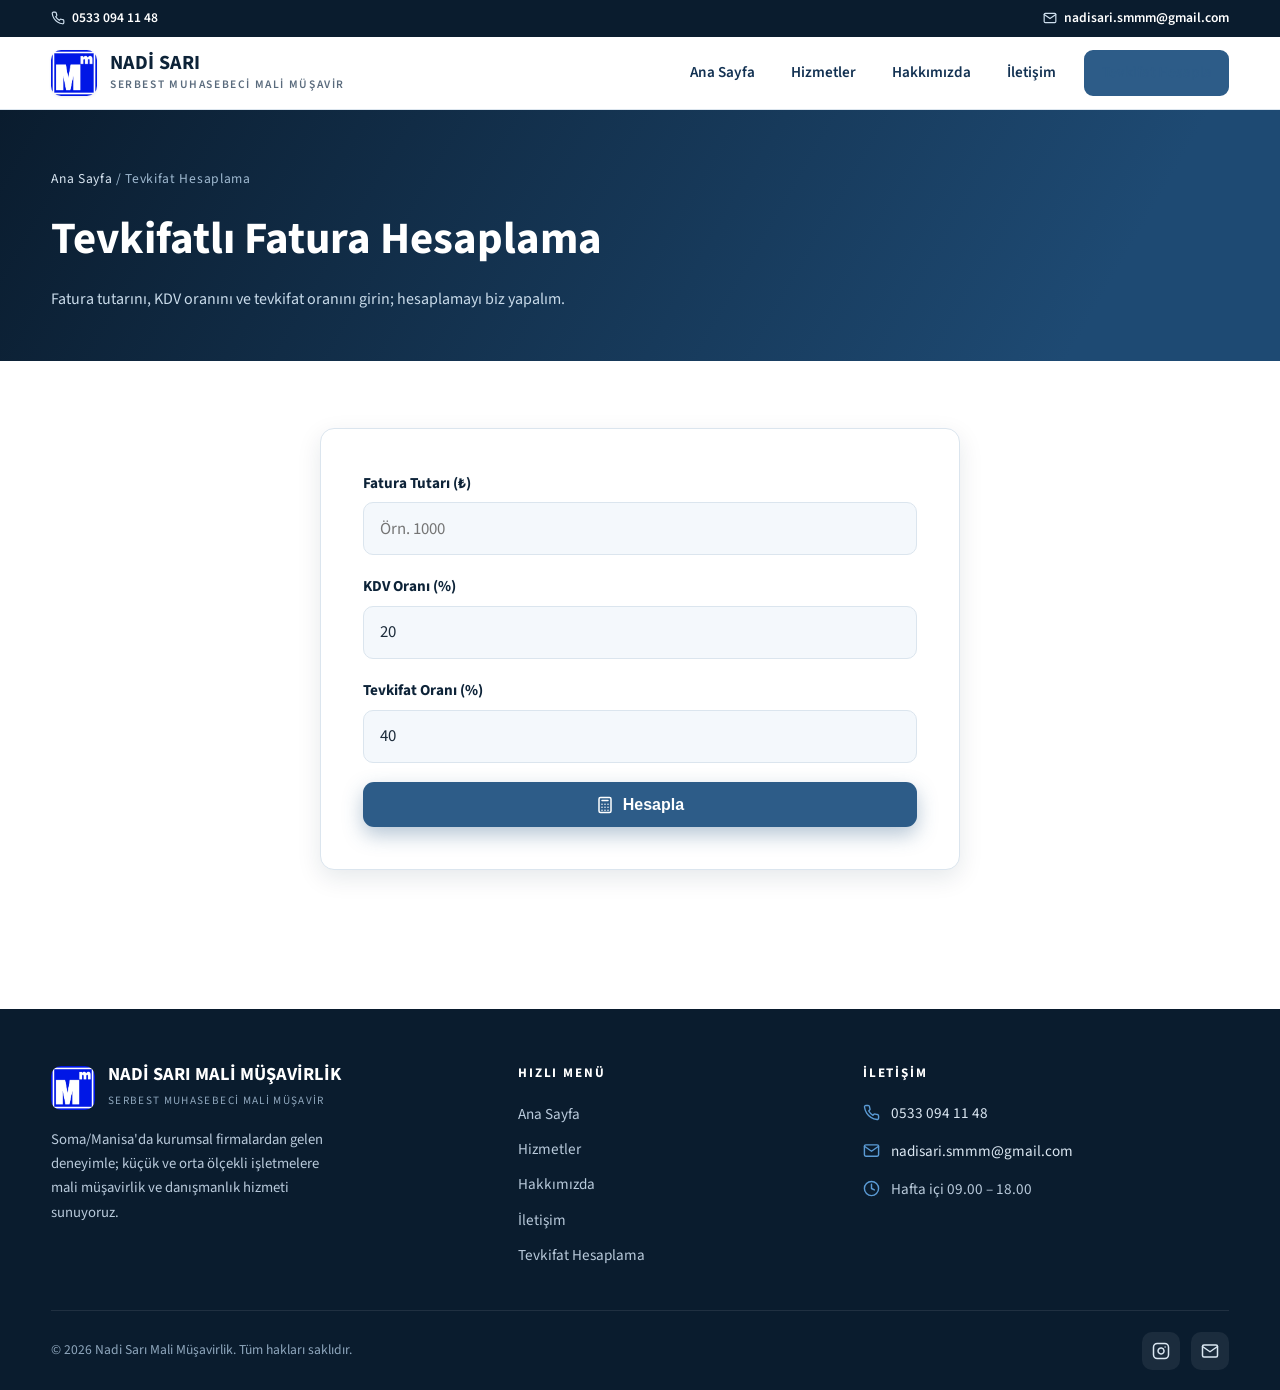
<file: tevkifat-hesaplama.html>
<!DOCTYPE html>
<html lang="tr">
<head>
  <meta charset="UTF-8">
  <meta name="viewport" content="width=device-width, initial-scale=1.0">
  <title>Tevkifatlı Fatura Hesaplama — Nadi Sarı Mali Müşavirlik</title>
  <meta name="description" content="KDV oranı ve tevkifat oranına göre KDV tutarı, tevkifatlı KDV tutarı ve vergiler dahil toplam tutarı hesaplayın.">
  <link rel="icon" type="image/jpeg" href="assets/img/logo.jpg">
  <link rel="preconnect" href="https://fonts.googleapis.com">
  <link rel="preconnect" href="https://fonts.gstatic.com" crossorigin>
  <link href="https://fonts.googleapis.com/css2?family=Source+Sans+3:ital,wght@0,400;0,600;0,700;1,400&display=swap" rel="stylesheet">
  <link rel="stylesheet" href="assets/css/style.css">
</head>
<body>

  <div class="topbar">
    <div class="container">
      <span>
        <svg viewBox="0 0 24 24" fill="none" stroke="currentColor" stroke-width="2" stroke-linecap="round" stroke-linejoin="round"><path d="M22 16.92v3a2 2 0 0 1-2.18 2 19.79 19.79 0 0 1-8.63-3.07 19.5 19.5 0 0 1-6-6 19.79 19.79 0 0 1-3.07-8.67A2 2 0 0 1 4.11 2h3a2 2 0 0 1 2 1.72 12.84 12.84 0 0 0 .7 2.81 2 2 0 0 1-.45 2.11L8.09 9.91a16 16 0 0 0 6 6l1.27-1.27a2 2 0 0 1 2.11-.45 12.84 12.84 0 0 0 2.81.7A2 2 0 0 1 22 16.92z"/></svg>
        <a href="tel:+905330941148">0533 094 11 48</a>
      </span>
      <span>
        <svg viewBox="0 0 24 24" fill="none" stroke="currentColor" stroke-width="2" stroke-linecap="round" stroke-linejoin="round"><path d="M4 4h16c1.1 0 2 .9 2 2v12c0 1.1-.9 2-2 2H4c-1.1 0-2-.9-2-2V6c0-1.1.9-2 2-2z"/><polyline points="22,6 12,13 2,6"/></svg>
        <a href="mailto:nadisari.smmm@gmail.com">nadisari.smmm@gmail.com</a>
      </span>
    </div>
  </div>

  <header class="site-header">
    <div class="container header-inner">
      <a class="brand" href="index.html">
        <img src="assets/img/logo.jpg" alt="Nadi Sarı Mali Müşavirlik logosu" width="46" height="46">
        <span class="brand-text">
          <strong>NADİ SARI</strong>
          <small>Serbest Muhasebeci Mali Müşavir</small>
        </span>
      </a>
      <nav class="main-nav" aria-label="Ana menü">
        <ul>
          <li><a href="index.html">Ana Sayfa</a></li>
          <li><a href="hizmetler.html">Hizmetler</a></li>
          <li><a href="hakkimizda.html">Hakkımızda</a></li>
          <li><a href="iletisim.html">İletişim</a></li>
          <li><a href="tevkifat-hesaplama.html" class="nav-cta active">Tevkifat Hesapla</a></li>
        </ul>
      </nav>
      <button class="nav-toggle" aria-expanded="false" aria-label="Menüyü aç/kapat">
        <svg viewBox="0 0 24 24" fill="none" stroke-width="2.4" stroke-linecap="round"><line x1="3" y1="6" x2="21" y2="6"/><line x1="3" y1="12" x2="21" y2="12"/><line x1="3" y1="18" x2="21" y2="18"/></svg>
      </button>
    </div>
  </header>

  <section class="page-hero">
    <div class="container">
      <nav class="breadcrumb" aria-label="Konum"><a href="index.html">Ana Sayfa</a> / Tevkifat Hesaplama</nav>
      <h1>Tevkifatlı Fatura Hesaplama</h1>
      <p>Fatura tutarını, KDV oranını ve tevkifat oranını girin; hesaplamayı biz yapalım.</p>
    </div>
  </section>

  <section class="section">
    <div class="container">
      <div class="calc-wrap">
        <div class="calc-field">
          <label for="faturaTutar">Fatura Tutarı (₺)</label>
          <input type="number" id="faturaTutar" min="0" step="any" placeholder="Örn. 1000">
        </div>
        <div class="calc-field">
          <label for="kdvOrani">KDV Oranı (%)</label>
          <input type="number" id="kdvOrani" min="0" max="100" step="any" value="20">
        </div>
        <div class="calc-field">
          <label for="tevkifatOrani">Tevkifat Oranı (%)</label>
          <input type="number" id="tevkifatOrani" min="0" max="100" step="any" value="40">
        </div>
        <button class="btn btn-primary" id="hesaplaBtn" style="width:100%;justify-content:center" type="button">
          <svg viewBox="0 0 24 24" fill="none" stroke="currentColor" stroke-width="2" stroke-linecap="round" stroke-linejoin="round"><rect x="4" y="2" width="16" height="20" rx="2"/><line x1="8" y1="6" x2="16" y2="6"/><line x1="8" y1="11" x2="8" y2="11.01"/><line x1="12" y1="11" x2="12" y2="11.01"/><line x1="16" y1="11" x2="16" y2="11.01"/><line x1="8" y1="15" x2="8" y2="15.01"/><line x1="12" y1="15" x2="12" y2="15.01"/><line x1="16" y1="15" x2="16" y2="15.01"/><line x1="8" y1="19" x2="8" y2="19.01"/><line x1="12" y1="19" x2="12" y2="19.01"/><line x1="16" y1="19" x2="16" y2="19.01"/></svg>
          Hesapla
        </button>

        <div class="calc-results" id="sonuclar" aria-live="polite">
          <div class="calc-row">
            <strong>KDV Tutarı</strong>
            <span class="val" id="sonuc">—</span>
          </div>
          <div class="calc-row">
            <strong>Tevkifatlı KDV Tutarı</strong>
            <span class="val" id="sonuc2">—</span>
          </div>
          <div class="calc-row total">
            <strong>Vergiler Dahil Toplam Tutar</strong>
            <span class="val" id="sonuc3">—</span>
          </div>
          <p class="calc-note">
            Hesaplama bilgilendirme amaçlıdır; fatura kesim öncesi güncel mevzuatı teyit etmenizi öneririz.
          </p>
        </div>
      </div>
    </div>
  </section>

  <footer class="site-footer">
    <div class="container footer-main">
      <div>
        <div class="footer-brand">
          <img src="assets/img/logo.jpg" alt="Nadi Sarı Mali Müşavirlik logosu" width="44" height="44">
          <span><strong>NADİ SARI MALİ MÜŞAVİRLİK</strong><small>Serbest Muhasebeci Mali Müşavir</small></span>
        </div>
        <p>Soma/Manisa'da kurumsal firmalardan gelen deneyimle; küçük ve orta ölçekli işletmelere mali müşavirlik ve danışmanlık hizmeti sunuyoruz.</p>
      </div>
      <div>
        <h4>Hızlı Menü</h4>
        <ul class="footer-links">
          <li><a href="index.html">Ana Sayfa</a></li>
          <li><a href="hizmetler.html">Hizmetler</a></li>
          <li><a href="hakkimizda.html">Hakkımızda</a></li>
          <li><a href="iletisim.html">İletişim</a></li>
          <li><a href="tevkifat-hesaplama.html">Tevkifat Hesaplama</a></li>
        </ul>
      </div>
      <div>
        <h4>İletişim</h4>
        <ul class="footer-contact">
          <li><svg viewBox="0 0 24 24" fill="none" stroke-width="2" stroke-linecap="round" stroke-linejoin="round"><path d="M22 16.92v3a2 2 0 0 1-2.18 2 19.79 19.79 0 0 1-8.63-3.07 19.5 19.5 0 0 1-6-6 19.79 19.79 0 0 1-3.07-8.67A2 2 0 0 1 4.11 2h3a2 2 0 0 1 2 1.72 12.84 12.84 0 0 0 .7 2.81 2 2 0 0 1-.45 2.11L8.09 9.91a16 16 0 0 0 6 6l1.27-1.27a2 2 0 0 1 2.11-.45 12.84 12.84 0 0 0 2.81.7A2 2 0 0 1 22 16.92z"/></svg><a href="tel:+905330941148">0533 094 11 48</a></li>
          <li><svg viewBox="0 0 24 24" fill="none" stroke-width="2" stroke-linecap="round" stroke-linejoin="round"><path d="M4 4h16c1.1 0 2 .9 2 2v12c0 1.1-.9 2-2 2H4c-1.1 0-2-.9-2-2V6c0-1.1.9-2 2-2z"/><polyline points="22,6 12,13 2,6"/></svg><a href="mailto:nadisari.smmm@gmail.com">nadisari.smmm@gmail.com</a></li>
          <li><svg viewBox="0 0 24 24" fill="none" stroke-width="2" stroke-linecap="round" stroke-linejoin="round"><circle cx="12" cy="12" r="10"/><polyline points="12 6 12 12 16 14"/></svg><span>Hafta içi 09.00 – 18.00</span></li>
        </ul>
      </div>
    </div>
    <div class="container footer-bottom">
      <span>© 2026 Nadi Sarı Mali Müşavirlik. Tüm hakları saklıdır.</span>
      <div class="footer-social">
        <a href="https://www.instagram.com/nadisari.smmm/" target="_blank" rel="noopener" aria-label="Instagram" title="Instagram">
          <svg viewBox="0 0 24 24" fill="none" stroke-width="2" stroke-linecap="round" stroke-linejoin="round"><rect x="2" y="2" width="20" height="20" rx="5" ry="5"/><path d="M16 11.37A4 4 0 1 1 12.63 8 4 4 0 0 1 16 11.37z"/><line x1="17.5" y1="6.5" x2="17.51" y2="6.5"/></svg>
        </a>
        <a href="mailto:nadisari.smmm@gmail.com" aria-label="E-posta" title="E-posta">
          <svg viewBox="0 0 24 24" fill="none" stroke-width="2" stroke-linecap="round" stroke-linejoin="round"><path d="M4 4h16c1.1 0 2 .9 2 2v12c0 1.1-.9 2-2 2H4c-1.1 0-2-.9-2-2V6c0-1.1.9-2 2-2z"/><polyline points="22,6 12,13 2,6"/></svg>
        </a>
      </div>
    </div>
  </footer>

  <script src="assets/js/main.js"></script>
  <script>
    (function () {
      "use strict";
      var btn = document.getElementById("hesaplaBtn");
      var results = document.getElementById("sonuclar");
      var fmt = function (n) {
        return n.toLocaleString("tr-TR", { minimumFractionDigits: 2, maximumFractionDigits: 2 }) + " ₺";
      };
      btn.addEventListener("click", function () {
        var tutar = parseFloat(document.getElementById("faturaTutar").value.replace(",", "."));
        var kdv = parseFloat(document.getElementById("kdvOrani").value.replace(",", "."));
        var tevkifat = parseFloat(document.getElementById("tevkifatOrani").value.replace(",", "."));
        if (isNaN(tutar) || isNaN(kdv) || isNaN(tevkifat)) {
          alert("Lütfen tüm alanlara geçerli bir sayı girin.");
          return;
        }
        if (tutar < 0 || kdv < 0 || tevkifat < 0) {
          alert("Negatif değer girilemez.");
          return;
        }
        var kdvTutari = tutar * (kdv / 100);
        var tevkifatli = kdvTutari * (tevkifat / 100);
        var toplam = tutar + kdvTutari;
        document.getElementById("sonuc").textContent = fmt(kdvTutari);
        document.getElementById("sonuc2").textContent = fmt(tevkifatli);
        document.getElementById("sonuc3").textContent = fmt(toplam);
        results.classList.add("show");
      });
    })();
  </script>
</body>
</html>
</file>
<file: assets/css/style.css>
/* ============================================================
   NADİ SARI MALİ MÜŞAVİRLİK — GitHub Pages Statik Site
   Modern lacivert profesyonel tema
   ============================================================ */

:root {
  --navy-950: #0a1c2e;
  --navy-900: #0d2338;
  --navy-800: #123152;
  --blue-700: #1e4a73;
  --blue-600: #2d5c88;   /* marka laciverti (orijinal site) */
  --blue-500: #3d7ab0;
  --blue-400: #5b9bd5;
  --blue-100: #e9f1f8;
  --blue-050: #f4f8fc;
  --ink: #1c2b3a;
  --muted: #5a6b7d;
  --line: #dbe5ee;
  --bg: #ffffff;
  --radius: 14px;
  --shadow-sm: 0 1px 3px rgba(13, 35, 56, .08);
  --shadow-md: 0 8px 24px rgba(13, 35, 56, .10);
  --shadow-lg: 0 16px 44px rgba(13, 35, 56, .16);
  --font: "Source Sans 3", "Source Sans Pro", "Segoe UI", system-ui, -apple-system, Arial, sans-serif;
}

* { margin: 0; padding: 0; box-sizing: border-box; }

html { scroll-behavior: smooth; }

body {
  font-family: var(--font);
  color: var(--ink);
  background: var(--bg);
  line-height: 1.65;
  -webkit-font-smoothing: antialiased;
  text-rendering: optimizeLegibility;
}

img { max-width: 100%; display: block; }

a { color: var(--blue-600); text-decoration: none; }
a:hover { color: var(--blue-500); }

.container {
  width: min(1180px, 92%);
  margin-inline: auto;
}

/* ---------- Üst Bilgi Şeridi ---------- */
.topbar {
  background: var(--navy-950);
  color: #cfe0ef;
  font-size: .85rem;
}
.topbar .container {
  display: flex;
  justify-content: space-between;
  gap: 1rem;
  padding: .45rem 0;
  flex-wrap: wrap;
}
.topbar a { color: #ffffff; font-weight: 600; }
.topbar span { display: inline-flex; align-items: center; gap: .4rem; }
.topbar svg { width: 14px; height: 14px; flex: none; }

/* ---------- Header ---------- */
.site-header {
  position: sticky;
  top: 0;
  z-index: 100;
  background: rgba(255, 255, 255, .92);
  backdrop-filter: blur(10px);
  border-bottom: 1px solid var(--line);
  transition: box-shadow .25s ease;
}
.site-header.scrolled { box-shadow: var(--shadow-md); }

.header-inner {
  display: flex;
  align-items: center;
  justify-content: space-between;
  gap: 1.5rem;
  padding: .8rem 0;
}

.brand {
  display: flex;
  align-items: center;
  gap: .8rem;
  color: var(--navy-900);
}
.brand img {
  width: 46px;
  height: 46px;
  border-radius: 10px;
  box-shadow: var(--shadow-sm);
}
.brand-text strong {
  display: block;
  font-size: 1.25rem;
  font-weight: 700;
  letter-spacing: .02em;
  line-height: 1.2;
}
.brand-text small {
  display: block;
  font-size: .72rem;
  letter-spacing: .14em;
  color: var(--muted);
  font-weight: 600;
  text-transform: uppercase;
}

.main-nav ul {
  display: flex;
  align-items: center;
  gap: .35rem;
  list-style: none;
}
.main-nav a {
  display: block;
  padding: .55rem .95rem;
  border-radius: 9px;
  font-weight: 600;
  font-size: .95rem;
  color: var(--navy-800);
  transition: background .2s ease, color .2s ease;
}
.main-nav a:hover { background: var(--blue-100); color: var(--blue-700); }
.main-nav a.active { background: var(--blue-600); color: #fff; }
.main-nav a.nav-cta {
  border: 2px solid var(--blue-600);
  color: var(--blue-600);
  margin-left: .5rem;
}
.main-nav a.nav-cta:hover { background: var(--blue-600); color: #fff; }

.nav-toggle {
  display: none;
  background: none;
  border: 1.5px solid var(--line);
  border-radius: 10px;
  padding: .5rem .65rem;
  cursor: pointer;
}
.nav-toggle svg { width: 22px; height: 22px; stroke: var(--navy-800); }

/* ---------- Hero ---------- */
.hero {
  position: relative;
  color: #fff;
  background:
    linear-gradient(115deg, rgba(10, 28, 46, .93) 0%, rgba(18, 49, 82, .82) 45%, rgba(13, 35, 56, .55) 100%),
    url("../img/hero-office.jpg") center 40% / cover no-repeat;
  padding: 6.5rem 0 5.5rem;
  overflow: hidden;
}
.hero::after {
  content: "";
  position: absolute;
  inset: auto 0 0 0;
  height: 6px;
  background: linear-gradient(90deg, var(--blue-600), var(--blue-400));
}
.hero-eyebrow {
  display: inline-flex;
  align-items: center;
  gap: .5rem;
  background: rgba(255, 255, 255, .12);
  border: 1px solid rgba(255, 255, 255, .25);
  color: #eaf2fa;
  font-size: .8rem;
  font-weight: 600;
  letter-spacing: .12em;
  text-transform: uppercase;
  padding: .45rem 1rem;
  border-radius: 999px;
  margin-bottom: 1.4rem;
}
.hero h1 {
  font-size: clamp(2.4rem, 5.2vw, 3.9rem);
  line-height: 1.12;
  font-weight: 700;
  letter-spacing: -.01em;
  max-width: 15ch;
}
.hero h1 span { color: var(--blue-400); }
.hero p.lead {
  margin-top: 1.2rem;
  font-size: clamp(1.05rem, 1.6vw, 1.25rem);
  color: #d7e4f1;
  max-width: 58ch;
}
.hero-actions {
  margin-top: 2.2rem;
  display: flex;
  gap: .9rem;
  flex-wrap: wrap;
}

/* ---------- Butonlar ---------- */
.btn {
  display: inline-flex;
  align-items: center;
  gap: .55rem;
  padding: .85rem 1.7rem;
  border-radius: 11px;
  font-weight: 700;
  font-size: 1rem;
  transition: transform .18s ease, box-shadow .18s ease, background .18s ease, color .18s ease;
  cursor: pointer;
  border: none;
}
.btn svg { width: 18px; height: 18px; }
.btn-primary { background: var(--blue-600); color: #fff; box-shadow: 0 8px 20px rgba(45, 92, 136, .35); }
.btn-primary:hover { background: var(--blue-500); color: #fff; transform: translateY(-2px); box-shadow: 0 12px 26px rgba(45, 92, 136, .42); }
.btn-ghost { background: rgba(255, 255, 255, .1); color: #fff; border: 1.5px solid rgba(255, 255, 255, .55); }
.btn-ghost:hover { background: rgba(255, 255, 255, .2); color: #fff; }
.btn-outline { background: #fff; color: var(--blue-600); border: 2px solid var(--blue-600); }
.btn-outline:hover { background: var(--blue-600); color: #fff; }

/* ---------- Sayfa Banner (iç sayfalar) ---------- */
.page-hero {
  position: relative;
  color: #fff;
  background: linear-gradient(120deg, var(--navy-950), var(--blue-700) 85%);
  padding: 3.6rem 0 3rem;
}
.page-hero h1 { font-size: clamp(2rem, 4vw, 2.8rem); font-weight: 700; }
.page-hero p { margin-top: .6rem; color: #c9dbea; max-width: 70ch; }
.breadcrumb {
  font-size: .85rem;
  color: #9fb9d0;
  margin-bottom: .8rem;
  letter-spacing: .05em;
}
.breadcrumb a { color: #d9e6f2; }

/* ---------- Bölümler ---------- */
.section { padding: 4.2rem 0; }
.section.alt { background: var(--blue-050); }
.section-head { max-width: 720px; margin-bottom: 2.6rem; }
.section-head.center { margin-inline: auto; text-align: center; }
.section-head .kicker {
  display: inline-block;
  font-size: .78rem;
  font-weight: 700;
  letter-spacing: .16em;
  text-transform: uppercase;
  color: var(--blue-600);
  margin-bottom: .6rem;
}
.section-head h2 {
  font-size: clamp(1.7rem, 3.2vw, 2.3rem);
  color: var(--navy-900);
  line-height: 1.2;
}
.section-head p { margin-top: .8rem; color: var(--muted); }

/* ---------- Kartlar ---------- */
.cards {
  display: grid;
  grid-template-columns: repeat(auto-fit, minmax(300px, 1fr));
  gap: 1.4rem;
}
.card {
  background: #fff;
  border: 1px solid var(--line);
  border-radius: var(--radius);
  padding: 1.8rem 1.6rem;
  box-shadow: var(--shadow-sm);
  transition: transform .22s ease, box-shadow .22s ease, border-color .22s ease;
  display: flex;
  flex-direction: column;
}
.card:hover { transform: translateY(-5px); box-shadow: var(--shadow-md); border-color: #bcd2e4; }
.card .icon {
  width: 52px;
  height: 52px;
  border-radius: 13px;
  background: linear-gradient(135deg, var(--blue-600), var(--blue-400));
  display: grid;
  place-items: center;
  margin-bottom: 1.1rem;
  box-shadow: 0 6px 14px rgba(45, 92, 136, .28);
}
.card .icon svg { width: 26px; height: 26px; stroke: #fff; }
.card h3 { font-size: 1.15rem; color: var(--navy-900); margin-bottom: .55rem; }
.card p { color: var(--muted); font-size: .95rem; flex: 1; }
.card .more {
  margin-top: 1.1rem;
  font-weight: 700;
  font-size: .92rem;
  display: inline-flex;
  align-items: center;
  gap: .35rem;
}
.card .more svg { width: 15px; height: 15px; transition: transform .2s ease; }
.card .more:hover svg { transform: translateX(4px); }

/* ---------- Hizmet detay bölümleri ---------- */
.service-block {
  background: #fff;
  border: 1px solid var(--line);
  border-radius: var(--radius);
  box-shadow: var(--shadow-sm);
  padding: 2.4rem clamp(1.2rem, 4vw, 2.6rem);
  margin-bottom: 2rem;
}
.service-block .svc-head {
  display: flex;
  align-items: center;
  gap: 1rem;
  margin-bottom: 1.2rem;
}
.service-block .svc-head .icon {
  width: 54px; height: 54px; flex: none;
  border-radius: 14px;
  background: linear-gradient(135deg, var(--blue-600), var(--blue-400));
  display: grid; place-items: center;
  box-shadow: 0 6px 14px rgba(45, 92, 136, .28);
}
.service-block .svc-head .icon svg { width: 27px; height: 27px; stroke: #fff; }
.service-block h2 { color: var(--navy-900); font-size: clamp(1.25rem, 2.4vw, 1.6rem); line-height: 1.25; }
.service-block p { color: #33475b; margin-top: .9rem; }
.service-block ul {
  margin-top: 1.2rem;
  padding-left: 0;
  list-style: none;
  display: grid;
  gap: .55rem;
}
.service-block ul li {
  position: relative;
  padding-left: 1.7rem;
  color: #33475b;
}
.service-block ul li::before {
  content: "";
  position: absolute;
  left: 0;
  top: .5em;
  width: 1.05rem;
  height: 1.05rem;
  border-radius: 50%;
  background: var(--blue-100) url('data:image/svg+xml;utf8,<svg xmlns="http://www.w3.org/2000/svg" viewBox="0 0 24 24" fill="none" stroke="%232d5c88" stroke-width="3.4" stroke-linecap="round" stroke-linejoin="round"><polyline points="20 6 9 17 4 12"/></svg>') center / 70% no-repeat;
}

/* ---------- Kurum logo ızgarası ---------- */
.logo-grid {
  display: grid;
  grid-template-columns: repeat(auto-fit, minmax(150px, 1fr));
  gap: 1.1rem;
}
.logo-cell {
  background: #fff;
  border: 1px solid var(--line);
  border-radius: var(--radius);
  min-height: 110px;
  display: grid;
  place-items: center;
  padding: 1.1rem 1rem;
  box-shadow: var(--shadow-sm);
  transition: transform .2s ease, box-shadow .2s ease, border-color .2s ease;
}
.logo-cell:hover { transform: translateY(-4px); box-shadow: var(--shadow-md); border-color: #bcd2e4; }
.logo-cell img {
  width: 132px;
  height: auto;
  opacity: .82;
  filter: saturate(.9);
  transition: opacity .2s ease, filter .2s ease;
}
.logo-cell:hover img { opacity: 1; filter: saturate(1.1); }

/* ---------- İletişim bilgi kartları ---------- */
.info-grid {
  display: grid;
  grid-template-columns: repeat(auto-fit, minmax(240px, 1fr));
  gap: 1.3rem;
}
.info-card {
  background: #fff;
  border: 1px solid var(--line);
  border-radius: var(--radius);
  padding: 1.7rem 1.5rem;
  text-align: center;
  box-shadow: var(--shadow-sm);
  transition: transform .2s ease, box-shadow .2s ease;
}
.info-card:hover { transform: translateY(-4px); box-shadow: var(--shadow-md); }
.info-card .icon {
  width: 50px; height: 50px;
  margin: 0 auto .9rem;
  border-radius: 50%;
  background: var(--blue-100);
  display: grid; place-items: center;
}
.info-card .icon svg { width: 24px; height: 24px; stroke: var(--blue-600); }
.info-card h3 { font-size: .8rem; letter-spacing: .14em; text-transform: uppercase; color: var(--muted); margin-bottom: .45rem; }
.info-card p, .info-card a.big { color: var(--navy-900); font-weight: 700; font-size: 1.02rem; }
.info-card a.big:hover { color: var(--blue-500); }
.info-card small { display: block; margin-top: .25rem; color: var(--muted); font-weight: 400; }

/* ---------- CTA şerit ---------- */
.cta-band {
  background: linear-gradient(115deg, var(--navy-950), var(--blue-700));
  color: #fff;
  border-radius: var(--radius);
  padding: clamp(2rem, 5vw, 3.2rem);
  display: flex;
  align-items: center;
  justify-content: space-between;
  gap: 2rem;
  flex-wrap: wrap;
  box-shadow: var(--shadow-lg);
}
.cta-band h2 { font-size: clamp(1.4rem, 2.6vw, 1.9rem); }
.cta-band p { color: #c9dbea; margin-top: .4rem; max-width: 52ch; }

/* ---------- Hakkımızda ---------- */
.about-wrap {
  display: grid;
  grid-template-columns: 1.05fr .95fr;
  gap: 3rem;
  align-items: center;
}
.about-media {
  position: relative;
}
.about-media img {
  border-radius: var(--radius);
  box-shadow: var(--shadow-lg);
  width: 100%;
  object-fit: cover;
}
.about-media::before {
  content: "";
  position: absolute;
  inset: -14px auto auto -14px;
  width: 55%;
  height: 55%;
  border-radius: var(--radius);
  border: 3px solid var(--blue-100);
  z-index: -1;
}
.about-copy h2 { color: var(--navy-900); font-size: clamp(1.6rem, 3vw, 2.1rem); margin-bottom: 1rem; }
.about-copy p { color: #33475b; margin-bottom: 1rem; }
.about-facts {
  display: grid;
  grid-template-columns: repeat(auto-fit, minmax(150px, 1fr));
  gap: 1rem;
  margin-top: 1.6rem;
}
.fact {
  background: var(--blue-050);
  border: 1px solid var(--line);
  border-radius: 12px;
  padding: 1rem 1.1rem;
}
.fact strong { display: block; color: var(--blue-600); font-size: 1.25rem; }
.fact span { font-size: .85rem; color: var(--muted); }

/* ---------- Hesaplayıcı ---------- */
.calc-wrap {
  max-width: 640px;
  margin-inline: auto;
  background: #fff;
  border: 1px solid var(--line);
  border-radius: var(--radius);
  box-shadow: var(--shadow-md);
  padding: clamp(1.6rem, 4vw, 2.6rem);
}
.calc-field { margin-bottom: 1.2rem; }
.calc-field label {
  display: block;
  font-weight: 700;
  color: var(--navy-900);
  margin-bottom: .4rem;
  font-size: .95rem;
}
.calc-field input {
  width: 100%;
  padding: .85rem 1rem;
  border: 1.5px solid var(--line);
  border-radius: 10px;
  font-size: 1.05rem;
  font-family: var(--font);
  color: var(--ink);
  transition: border-color .2s ease, box-shadow .2s ease;
  background: var(--blue-050);
}
.calc-field input:focus {
  outline: none;
  border-color: var(--blue-600);
  background: #fff;
  box-shadow: 0 0 0 4px rgba(45, 92, 136, .12);
}
.calc-note { font-size: .85rem; color: var(--muted); margin-top: 1rem; }
.calc-results {
  margin-top: 1.6rem;
  border-top: 2px dashed var(--line);
  padding-top: 1.4rem;
  display: none;
}
.calc-results.show { display: block; }
.calc-row {
  display: flex;
  justify-content: space-between;
  align-items: center;
  gap: 1rem;
  padding: .7rem 1rem;
  border-radius: 10px;
  background: var(--blue-050);
  margin-bottom: .6rem;
}
.calc-row strong { color: var(--navy-900); }
.calc-row .val { font-variant-numeric: tabular-nums; font-weight: 700; color: var(--blue-600); font-size: 1.08rem; }
.calc-row.total { background: var(--navy-900); color: #fff; }
.calc-row.total strong, .calc-row.total .val { color: #fff; }
.calc-row.total .val { font-size: 1.25rem; }

/* ---------- Harita ---------- */
.map-frame {
  display: block;
  border-radius: var(--radius);
  overflow: hidden;
  box-shadow: var(--shadow-md);
  border: 1px solid var(--line);
  position: relative;
}
.map-frame img { width: 100%; height: auto; transition: transform .4s ease; }
.map-frame:hover img { transform: scale(1.025); }
.map-frame .map-overlay {
  position: absolute;
  inset: auto 1rem 1rem auto;
  background: rgba(10, 28, 46, .85);
  color: #fff;
  font-size: .85rem;
  font-weight: 600;
  padding: .55rem .95rem;
  border-radius: 999px;
  display: inline-flex;
  align-items: center;
  gap: .45rem;
}
.map-frame .map-overlay svg { width: 15px; height: 15px; }

/* ---------- Footer ---------- */
.site-footer {
  background: var(--navy-950);
  color: #b9cadb;
  margin-top: 4.5rem;
}
.footer-main {
  display: grid;
  grid-template-columns: 1.4fr 1fr 1.2fr;
  gap: 2.5rem;
  padding: 3.4rem 0 2.6rem;
}
.site-footer h4 {
  color: #fff;
  font-size: .82rem;
  letter-spacing: .14em;
  text-transform: uppercase;
  margin-bottom: 1rem;
}
.footer-brand { display: flex; align-items: center; gap: .8rem; margin-bottom: 1rem; }
.footer-brand img { width: 44px; height: 44px; border-radius: 10px; }
.footer-brand strong { color: #fff; font-size: 1.15rem; display: block; line-height: 1.2; }
.footer-brand small { color: #8fa7bd; font-size: .7rem; letter-spacing: .12em; text-transform: uppercase; }
.site-footer p { font-size: .92rem; max-width: 40ch; }
.footer-links { list-style: none; display: grid; gap: .55rem; }
.footer-links a { color: #b9cadb; font-size: .95rem; transition: color .2s ease, padding-left .2s ease; }
.footer-links a:hover { color: #fff; padding-left: 4px; }
.footer-contact { list-style: none; display: grid; gap: .8rem; font-size: .95rem; }
.footer-contact li { display: flex; gap: .7rem; align-items: flex-start; }
.footer-contact svg { width: 17px; height: 17px; flex: none; margin-top: .2rem; stroke: var(--blue-400); }
.footer-contact a { color: #dbe7f2; }
.footer-contact a:hover { color: #fff; }
.footer-bottom {
  border-top: 1px solid rgba(255, 255, 255, .09);
  padding: 1.3rem 0;
  display: flex;
  justify-content: space-between;
  align-items: center;
  gap: 1rem;
  flex-wrap: wrap;
  font-size: .85rem;
  color: #8fa7bd;
}
.footer-social { display: flex; gap: .7rem; }
.footer-social a {
  width: 38px; height: 38px;
  border-radius: 10px;
  background: rgba(255, 255, 255, .07);
  display: grid; place-items: center;
  transition: background .2s ease, transform .2s ease;
}
.footer-social a:hover { background: var(--blue-600); transform: translateY(-2px); }
.footer-social svg { width: 18px; height: 18px; stroke: #dbe7f2; }

/* ---------- 404 ---------- */
.notfound { text-align: center; padding: 5rem 0 6rem; }
.notfound h1 { font-size: clamp(4rem, 10vw, 7rem); color: var(--blue-600); line-height: 1; }
.notfound p { color: var(--muted); margin: 1rem 0 2rem; }

/* ---------- Görünüm animasyonları ---------- */
.reveal { opacity: 0; transform: translateY(22px); transition: opacity .6s ease, transform .6s ease; }
.reveal.visible { opacity: 1; transform: none; }
body.no-observer .reveal { opacity: 1; transform: none; }

/* ---------- Responsive ---------- */
@media (max-width: 940px) {
  .about-wrap { grid-template-columns: 1fr; }
  .footer-main { grid-template-columns: 1fr 1fr; }
}

@media (max-width: 780px) {
  .topbar { display: none; }
  .nav-toggle { display: inline-flex; }
  .main-nav {
    position: absolute;
    top: 100%;
    left: 0;
    right: 0;
    background: #fff;
    border-bottom: 1px solid var(--line);
    box-shadow: var(--shadow-md);
    display: none;
  }
  .main-nav.open { display: block; }
  .main-nav ul { flex-direction: column; align-items: stretch; padding: .8rem 4%; gap: .2rem; }
  .main-nav a { padding: .8rem 1rem; }
  .main-nav a.nav-cta { margin-left: 0; margin-top: .4rem; text-align: center; }
  .hero { padding: 4.6rem 0 4rem; }
  .section { padding: 3rem 0; }
}

@media (max-width: 560px) {
  .footer-main { grid-template-columns: 1fr; }
  .brand-text strong { font-size: 1.08rem; }
  .footer-bottom { justify-content: center; text-align: center; }
}
</file>
